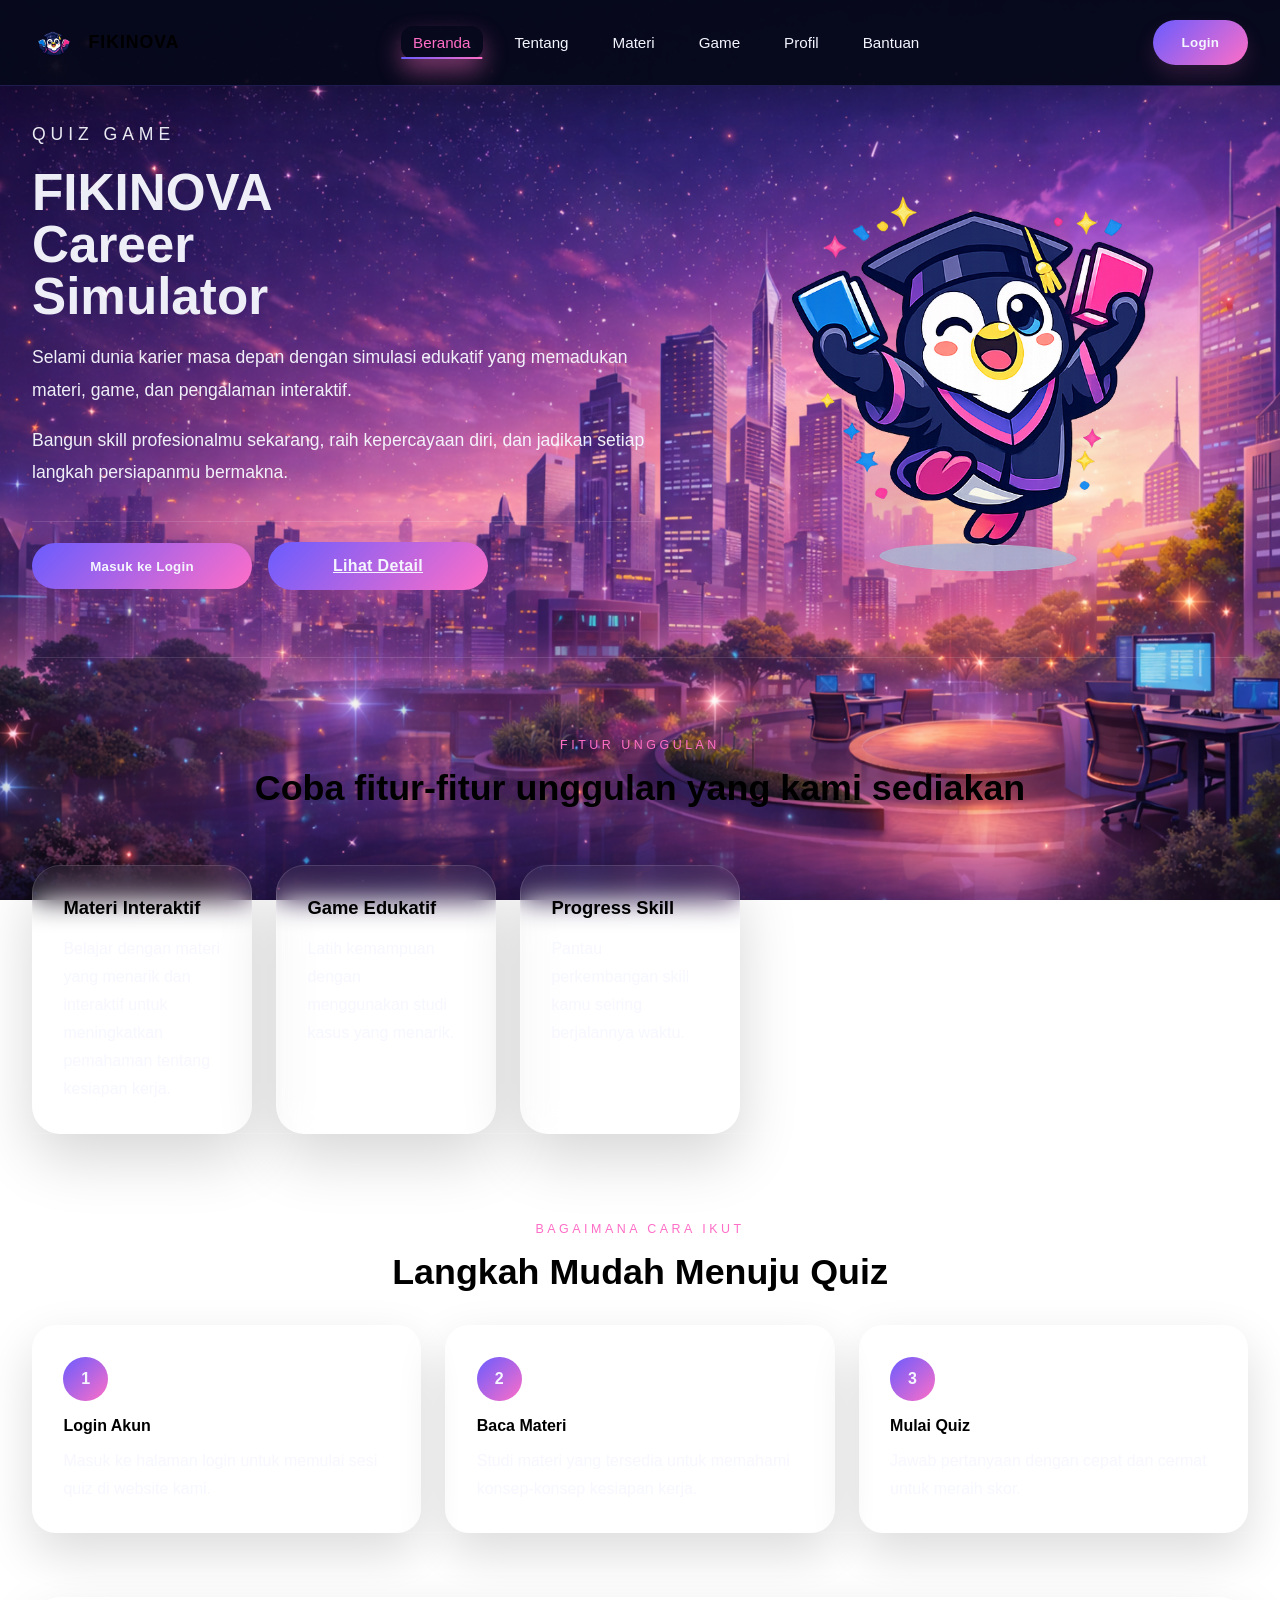
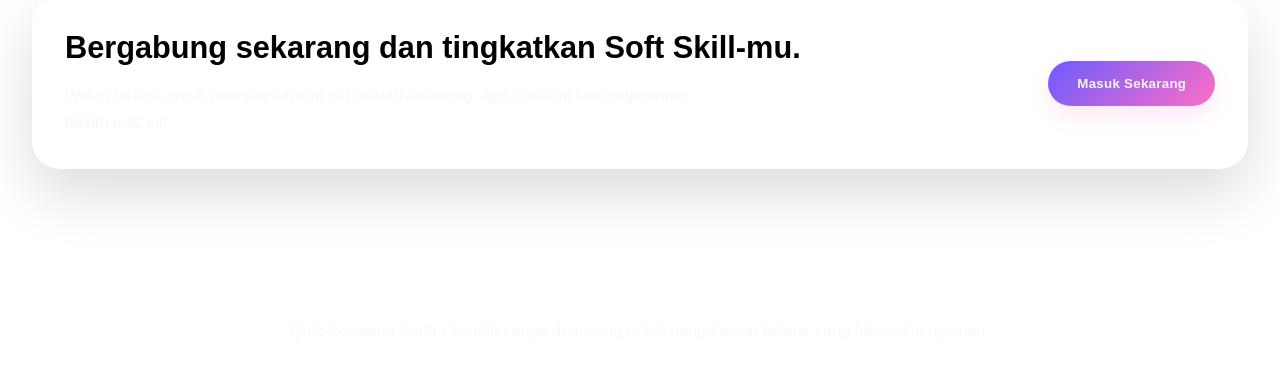
<file: index.html>
<!DOCTYPE html>
<html lang="id">

<head>
    <meta charset="UTF-8">
    <meta name="viewport" content="width=device-width, initial-scale=1.0">
    <title>Quiz Kesiapan Kerja | Landing Page</title>
    <link rel="icon" type="image/png" href="img/logo.png">
    <link rel="stylesheet" href="css/style.css">
</head>

<body>
    <header class="site-header">

        <div class="brand">
            <img src="img/logo.png" alt="FIKINOVA Logo" class="brand-logo">
            <div>
                <h1>FIKINOVA</h1>
            </div>
        </div>
        <nav class="nav">
            <ul class="menu">
                <li><a href="index.html" data-page="beranda" class="active">Beranda</a></li>
                <li><a href="pages/tentang.html" data-page="tentang">Tentang</a></li>
                <li><a href="pages/materi.html" data-page="materi">Materi</a></li>
                <li><a href="pages/game.html" data-page="game">Game</a></li>
                <li><a href="pages/profil.html" data-page="profil">Profil</a></li>
                <li><a href="pages/bantuan.html" data-page="bantuan">Bantuan</a></li>
            </ul>
        </nav>
        <div class="header-actions">
            <button id="loginButton" class="button button-primary">Login</button>
            <button class="menu-toggle" type="button" aria-label="Toggle menu" aria-expanded="false">
            <span></span>
            <span></span>
            <span></span>
        </button>
        </div>
    </header>

    <div class="menu-overlay"></div>

    <main>
        <section class="hero">
            <div class="hero-copy">
                <p class="eyebrow">Quiz Game</p>
                <h2>FIKINOVA Career Simulator</h2>
                <p>Selami dunia karier masa depan dengan simulasi edukatif yang memadukan materi, game, dan pengalaman interaktif.</p>
                <p>Bangun skill profesionalmu sekarang, raih kepercayaan diri, dan jadikan setiap langkah persiapanmu bermakna.</p>
                <div class="hero-actions">
                    <button id="heroLoginButton" class="button button-secondary">Masuk ke Login</button>
                    <a href="#detail" class="button button-tertiary">Lihat Detail</a>
                </div>
            </div>
            <div class="hero-visual">
                <img src="img/maskot.png" alt="Hero Image" class="hero-image">
                <div class="decorative-circle circle-1"></div>
                <div class="decorative-circle circle-2"></div>
            </div>
        </section>

        <section id="detail" class="feature-grid">
            <div class="section-header">
                <p class="eyebrow">Fitur Unggulan</p>
                <h2>Coba fitur-fitur unggulan yang kami sediakan</h2>
            </div>
            <div class="steps">
                <article class="feature-card">
                    <h3>Materi Interaktif</h3>
                    <p>Belajar dengan materi yang menarik dan interaktif untuk meningkatkan pemahaman tentang kesiapan kerja.</p>
                </article>
                <article class="feature-card">
                    <h3>Game Edukatif</h3>
                    <p>Latih kemampuan dengan menggunakan studi kasus yang menarik.</p>
                </article>
                <article class="feature-card">
                    <h3>Progress Skill</h3>
                    <p>Pantau perkembangan skill kamu seiring berjalannya waktu.</p>
                </article>
            </div>
        </section>

        <section class="how-it-works">
            <div class="section-header">
                <p class="eyebrow">Bagaimana Cara Ikut</p>
                <h2>Langkah Mudah Menuju Quiz</h2>
            </div>
            <div class="steps">
                <div class="step">
                    <span>1</span>
                    <h4>Login Akun</h4>
                    <p>Masuk ke halaman login untuk memulai sesi quiz di website kami.</p>
                </div>
                <div class="step">
                    <span>2</span>
                    <h4>Baca Materi</h4>
                    <p>Studi materi yang tersedia untuk memahami konsep-konsep kesiapan kerja.</p>
                </div>
                <div class="step">
                    <span>3</span>
                    <h4>Mulai Quiz</h4>
                    <p>Jawab pertanyaan dengan cepat dan cermat untuk meraih skor.</p>
                </div>
            </div>
        </section>

        <section class="cta-banner">
            <div>
                <h2>Bergabung sekarang dan tingkatkan Soft Skill-mu.</h2>
                <p>Waktu terbaik untuk mempersiapkan diri adalah sekarang. Ayo buktikan kemampuanmu dalam quiz ini!</p>
            </div>
            <button id="ctaLoginButton" class="button button-primary">Masuk Sekarang</button>
        </section>
    </main>

    <footer class="site-footer">
        <p>Quiz Kesiapan Kerja • Landing page dirancang untuk pengalaman belajar yang fokus dan nyaman.</p>
    </footer>

    <script src="js/main.js"></script>
</body>

</html>
</file>
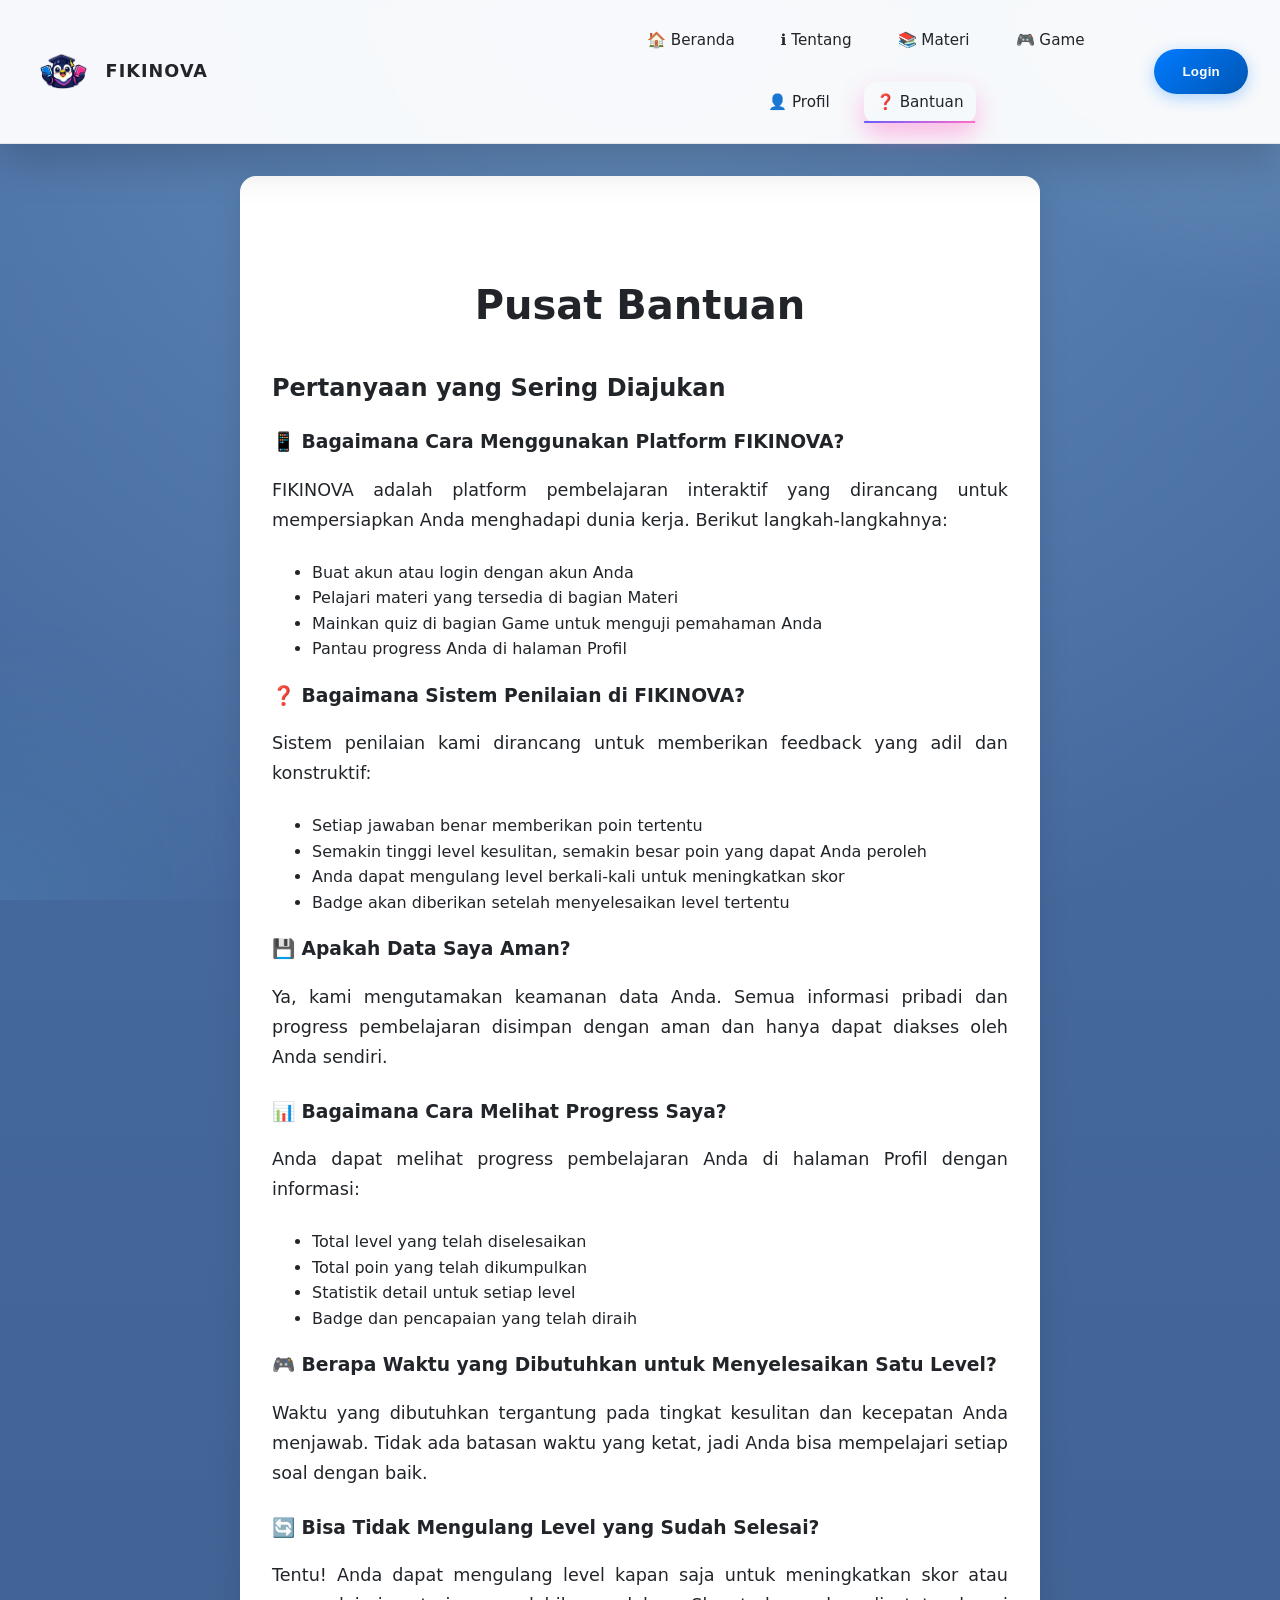
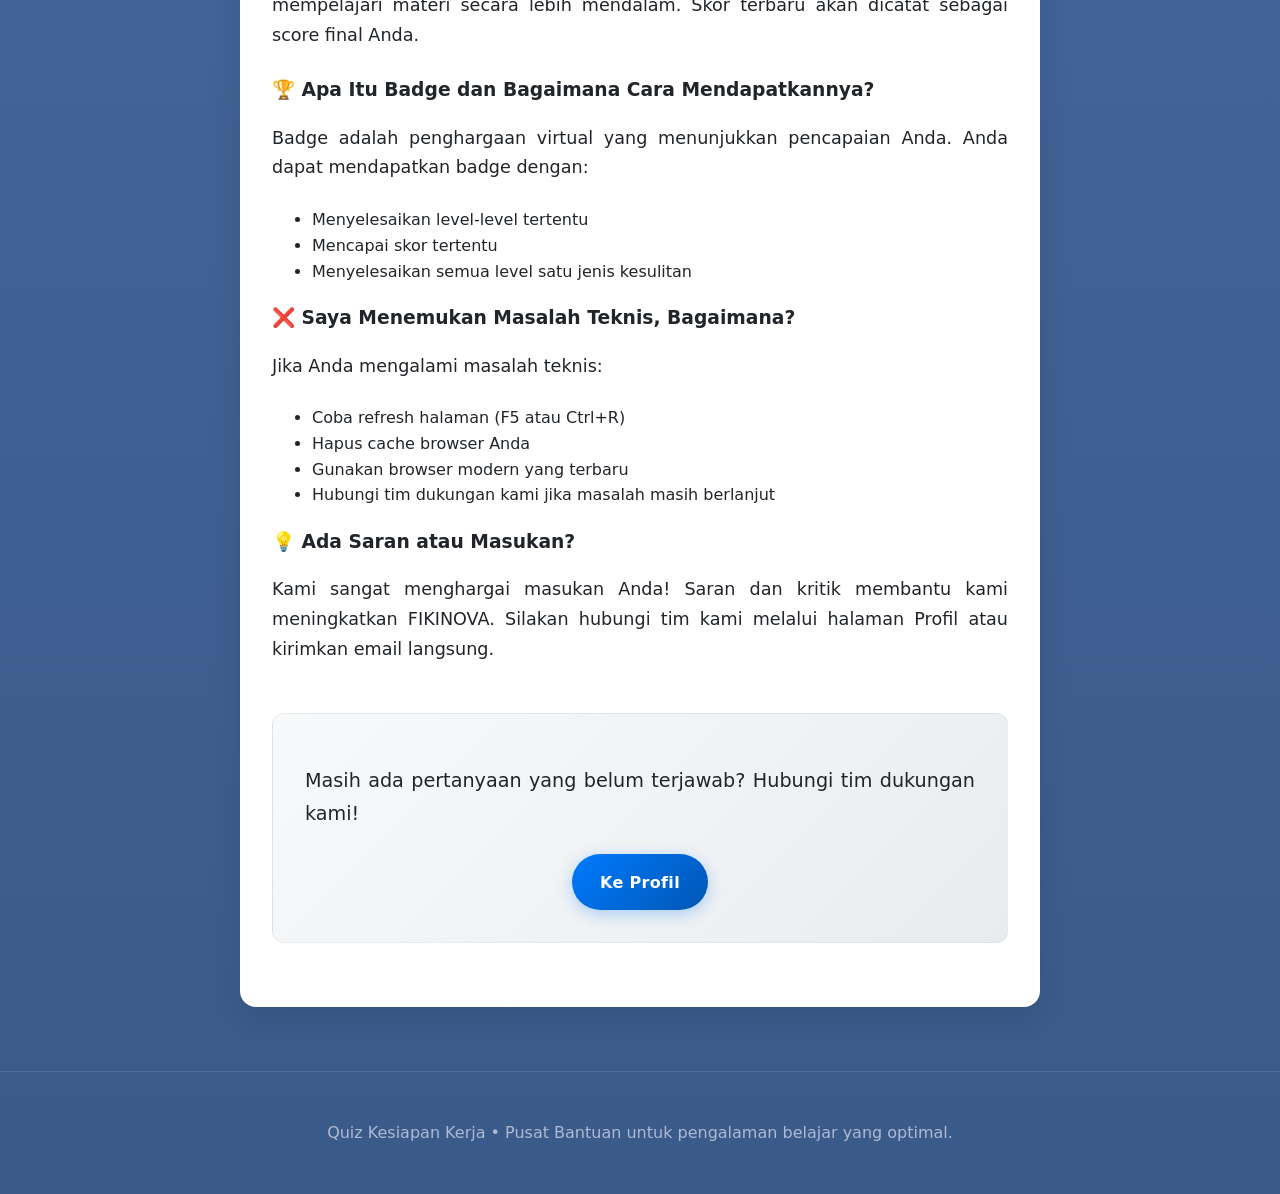
<file: pages/bantuan.html>
<!DOCTYPE html>
<html lang="id">

<head>
    <meta charset="UTF-8">
    <meta name="viewport" content="width=device-width, initial-scale=1.0">
    <title>Bantuan - Quiz Kesiapan Kerja</title>
    <link rel="icon" type="image/png" href="../img/logo.png">
    <link rel="stylesheet" href="../css/style.css">
    <link rel="stylesheet" href="../css/tentang.css">
</head>

<body>
    <header class="site-header">
        <div class="brand">
            <img src="../img/logo.png" alt="FIKINOVA Logo" class="brand-logo">
            <div>
                <h1>FIKINOVA</h1>
            </div>
        </div>
        <nav class="nav">
            <ul class="menu">
                <li><a href="../index.html" data-page="beranda"><span class="menu-icon">🏠</span> Beranda</a></li>
                <li><a href="tentang.html" data-page="tentang"><span class="menu-icon">ℹ️</span> Tentang</a></li>
                <li><a href="materi.html" data-page="materi"><span class="menu-icon">📚</span> Materi</a></li>
                <li><a href="game.html" data-page="game"><span class="menu-icon">🎮</span> Game</a></li>
                <li><a href="profil.html" data-page="profil"><span class="menu-icon">👤</span> Profil</a></li>
                <li><a href="bantuan.html" data-page="bantuan" class="active"><span class="menu-icon">❓</span> Bantuan</a></li>
            </ul>
        </nav>
        <button id="loginButton" class="button button-primary">Login</button>
        <button class="menu-toggle" type="button" aria-label="Toggle menu" aria-expanded="false">
            &#9776;
        </button>
    </header>

    <div class="menu-overlay"></div>

    <main>
        <section class="about-section">
            <div class="container">
                <h1>Pusat Bantuan</h1>
                <div class="about-content">
                    <h2>Pertanyaan yang Sering Diajukan</h2>

                    <h3>📱 Bagaimana Cara Menggunakan Platform FIKINOVA?</h3>
                    <p>FIKINOVA adalah platform pembelajaran interaktif yang dirancang untuk mempersiapkan Anda menghadapi dunia kerja. Berikut langkah-langkahnya:</p>
                    <ul>
                        <li>Buat akun atau login dengan akun Anda</li>
                        <li>Pelajari materi yang tersedia di bagian Materi</li>
                        <li>Mainkan quiz di bagian Game untuk menguji pemahaman Anda</li>
                        <li>Pantau progress Anda di halaman Profil</li>
                    </ul>

                    <h3>❓ Bagaimana Sistem Penilaian di FIKINOVA?</h3>
                    <p>Sistem penilaian kami dirancang untuk memberikan feedback yang adil dan konstruktif:</p>
                    <ul>
                        <li>Setiap jawaban benar memberikan poin tertentu</li>
                        <li>Semakin tinggi level kesulitan, semakin besar poin yang dapat Anda peroleh</li>
                        <li>Anda dapat mengulang level berkali-kali untuk meningkatkan skor</li>
                        <li>Badge akan diberikan setelah menyelesaikan level tertentu</li>
                    </ul>

                    <h3>💾 Apakah Data Saya Aman?</h3>
                    <p>Ya, kami mengutamakan keamanan data Anda. Semua informasi pribadi dan progress pembelajaran disimpan dengan aman dan hanya dapat diakses oleh Anda sendiri.</p>

                    <h3>📊 Bagaimana Cara Melihat Progress Saya?</h3>
                    <p>Anda dapat melihat progress pembelajaran Anda di halaman Profil dengan informasi:</p>
                    <ul>
                        <li>Total level yang telah diselesaikan</li>
                        <li>Total poin yang telah dikumpulkan</li>
                        <li>Statistik detail untuk setiap level</li>
                        <li>Badge dan pencapaian yang telah diraih</li>
                    </ul>

                    <h3>🎮 Berapa Waktu yang Dibutuhkan untuk Menyelesaikan Satu Level?</h3>
                    <p>Waktu yang dibutuhkan tergantung pada tingkat kesulitan dan kecepatan Anda menjawab. Tidak ada batasan waktu yang ketat, jadi Anda bisa mempelajari setiap soal dengan baik.</p>

                    <h3>🔄 Bisa Tidak Mengulang Level yang Sudah Selesai?</h3>
                    <p>Tentu! Anda dapat mengulang level kapan saja untuk meningkatkan skor atau mempelajari materi secara lebih mendalam. Skor terbaru akan dicatat sebagai score final Anda.</p>

                    <h3>🏆 Apa Itu Badge dan Bagaimana Cara Mendapatkannya?</h3>
                    <p>Badge adalah penghargaan virtual yang menunjukkan pencapaian Anda. Anda dapat mendapatkan badge dengan:</p>
                    <ul>
                        <li>Menyelesaikan level-level tertentu</li>
                        <li>Mencapai skor tertentu</li>
                        <li>Menyelesaikan semua level satu jenis kesulitan</li>
                    </ul>

                    <h3>❌ Saya Menemukan Masalah Teknis, Bagaimana?</h3>
                    <p>Jika Anda mengalami masalah teknis:</p>
                    <ul>
                        <li>Coba refresh halaman (F5 atau Ctrl+R)</li>
                        <li>Hapus cache browser Anda</li>
                        <li>Gunakan browser modern yang terbaru</li>
                        <li>Hubungi tim dukungan kami jika masalah masih berlanjut</li>
                    </ul>

                    <h3>💡 Ada Saran atau Masukan?</h3>
                    <p>Kami sangat menghargai masukan Anda! Saran dan kritik membantu kami meningkatkan FIKINOVA. Silakan hubungi tim kami melalui halaman Profil atau kirimkan email langsung.</p>

                    <div class="cta-section">
                        <p>Masih ada pertanyaan yang belum terjawab? Hubungi tim dukungan kami!</p>
                        <a href="profil.html" class="button button-primary">Ke Profil</a>
                    </div>
                </div>
            </div>
        </section>
    </main>

    <footer class="site-footer">
        <p>Quiz Kesiapan Kerja • Pusat Bantuan untuk pengalaman belajar yang optimal.</p>
    </footer>

    <script src="../js/main.js"></script>
</body>

</html>
</file>
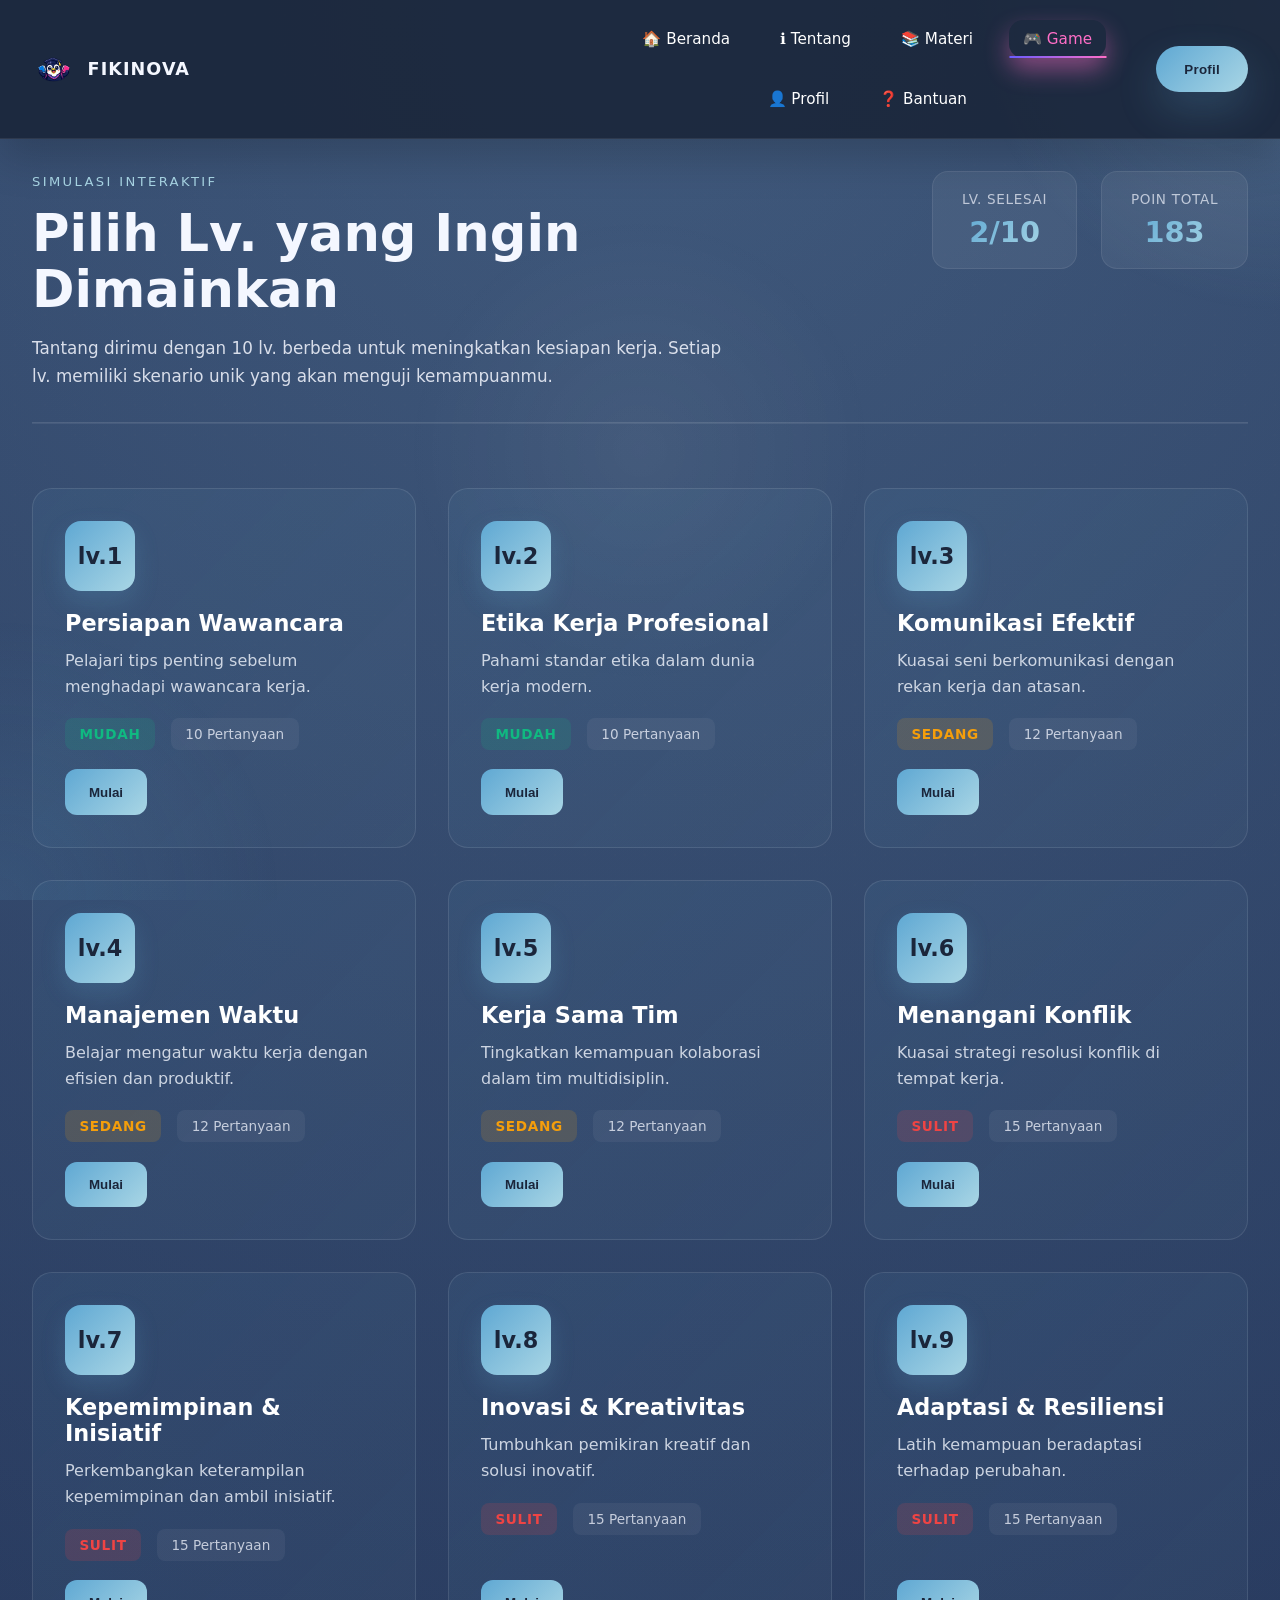
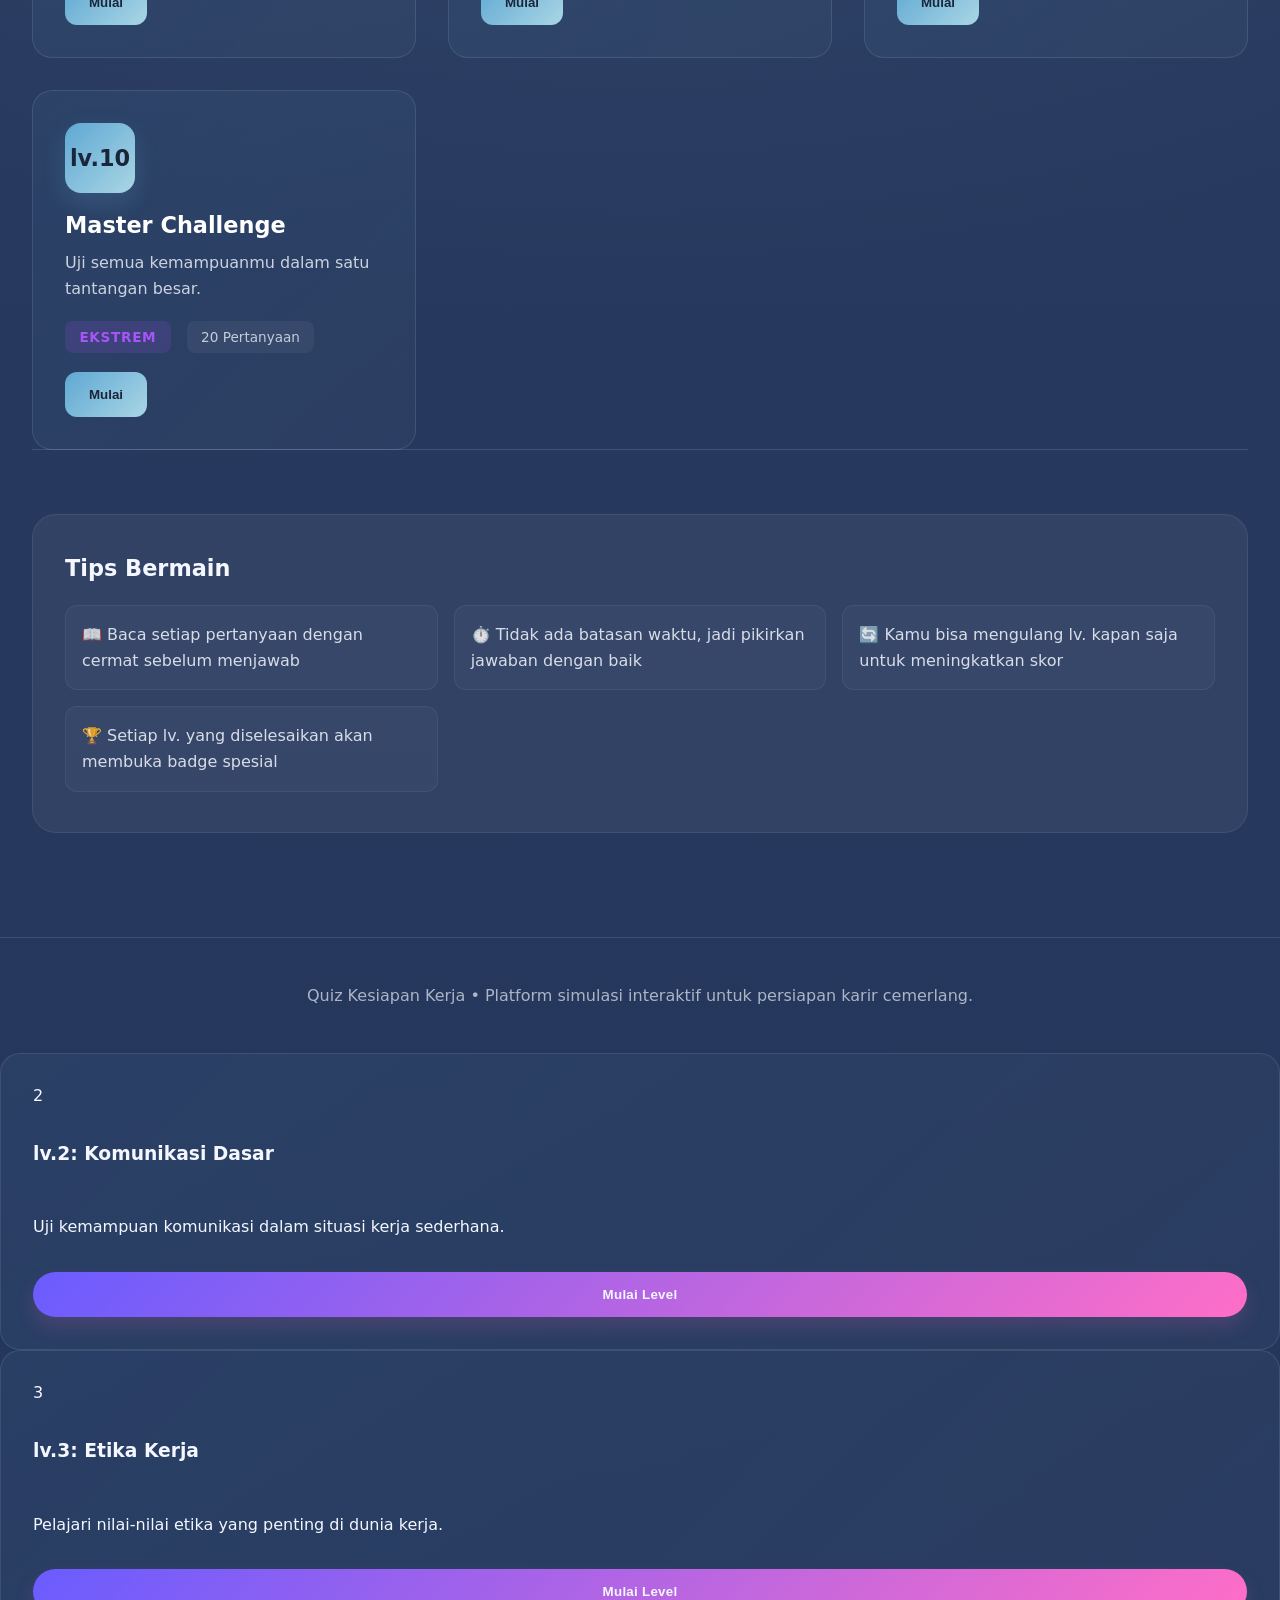
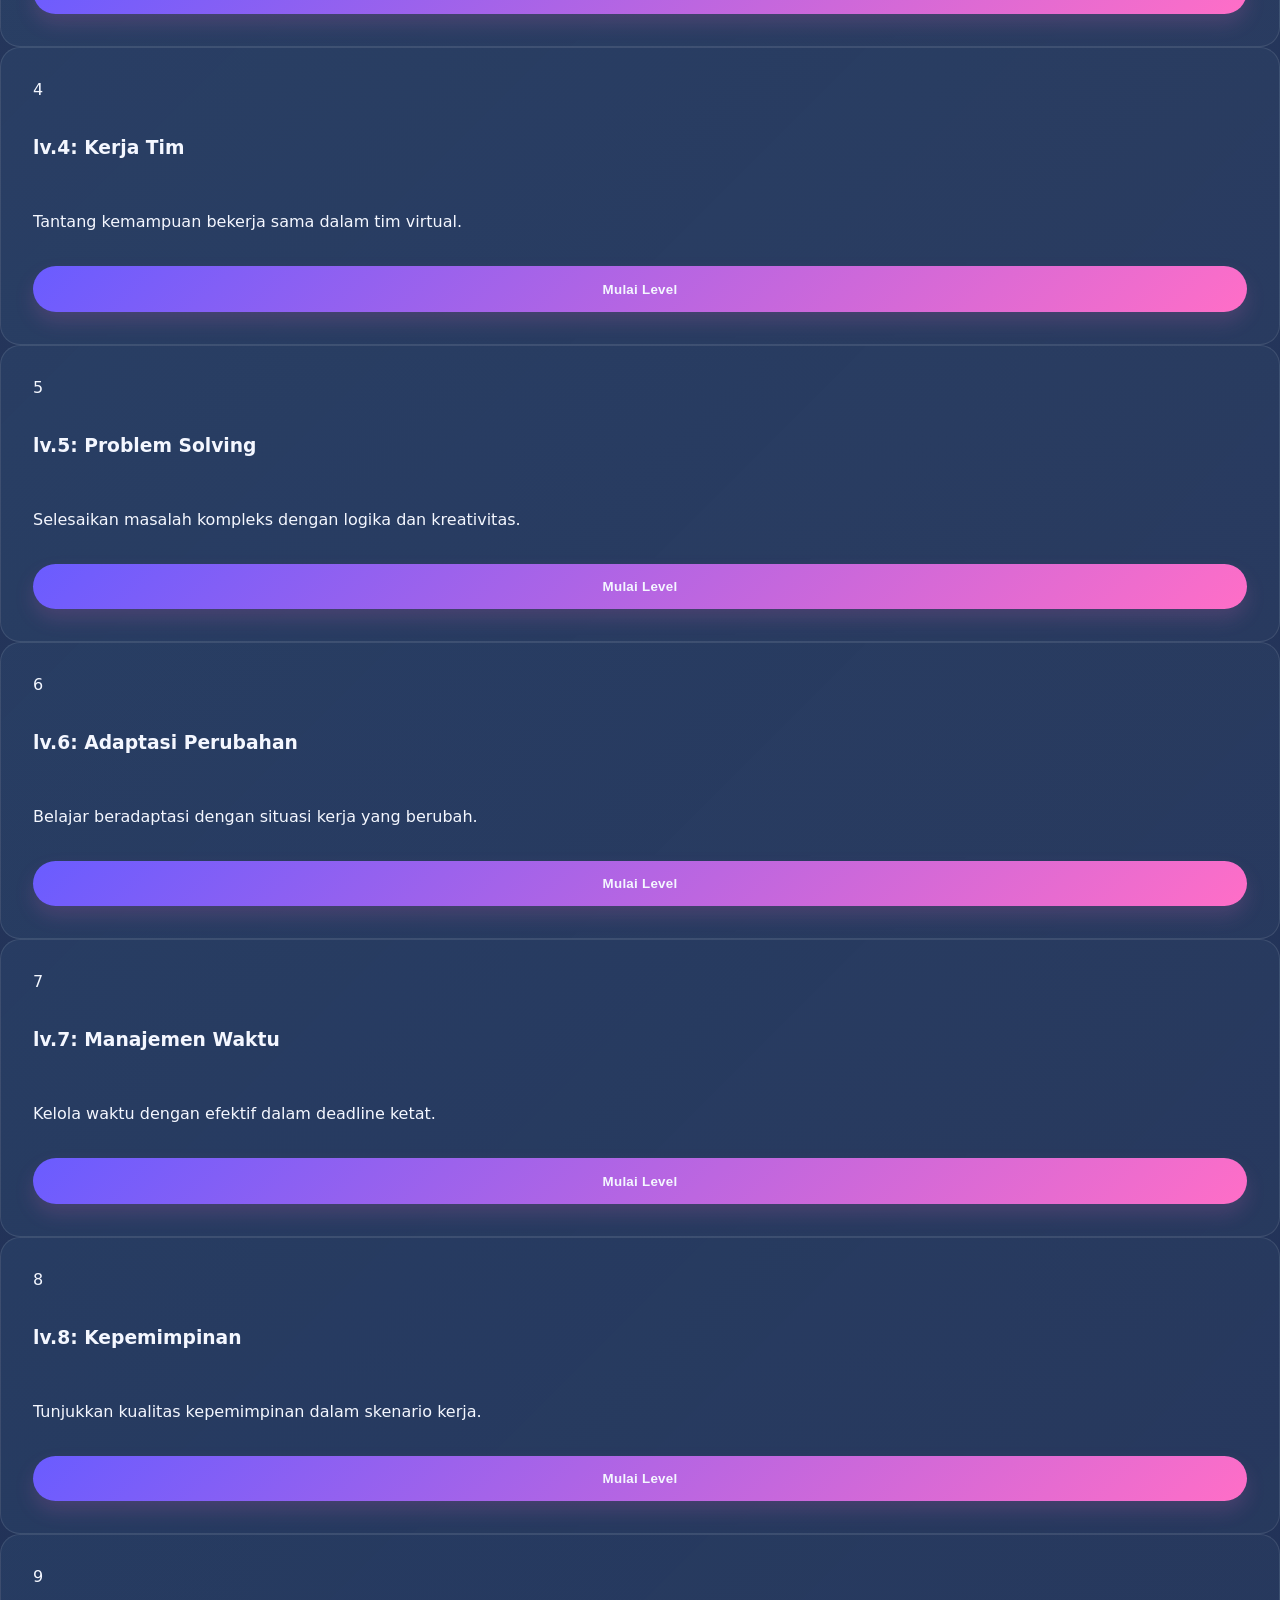
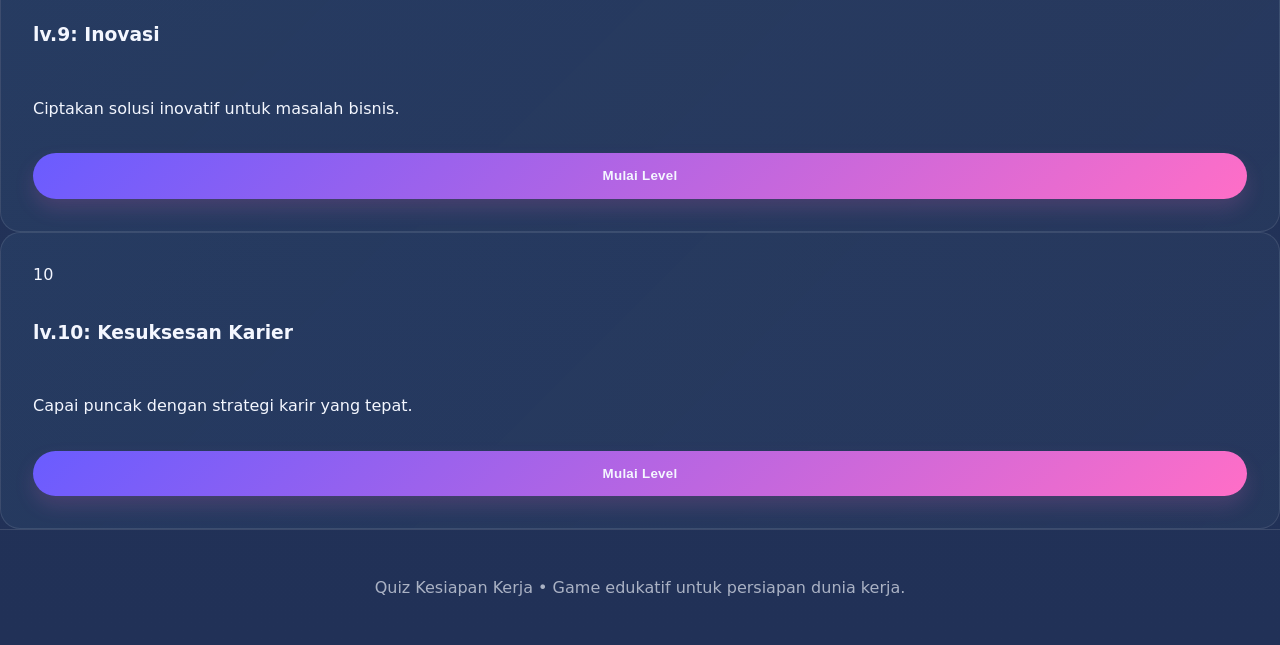
<file: pages/game.html>
<!DOCTYPE html>
<html lang="id">

<head>
    <meta charset="UTF-8">
    <meta name="viewport" content="width=device-width, initial-scale=1.0">
    <title>Game - Quiz Kesiapan Kerja</title>
    <link rel="icon" type="image/png" href="../img/logo.png">
    <link rel="stylesheet" href="../css/style.css">
    <link rel="stylesheet" href="../css/game.css">
</head>

<body>
    <header class="site-header">
        <div class="brand">
            <img src="../img/logo.png" alt="FIKINOVA Logo" class="brand-logo">
            <div>
                <h1>FIKINOVA</h1>
            </div>
        </div>
        <nav class="nav">
            <ul class="menu">
                <li><a href="../index.html" data-page="beranda"><span class="menu-icon">🏠</span> Beranda</a></li>
                <li><a href="tentang.html" data-page="tentang"><span class="menu-icon">ℹ️</span> Tentang</a></li>
                <li><a href="materi.html" data-page="materi"><span class="menu-icon">📚</span> Materi</a></li>
                <li><a href="game.html" data-page="game" class="active"><span class="menu-icon">🎮</span> Game</a></li>
                <li><a href="profil.html" data-page="profil"><span class="menu-icon">👤</span> Profil</a></li>
                <li><a href="bantuan.html" data-page="bantuan"><span class="menu-icon">❓</span> Bantuan</a></li>
            </ul>
        </nav>
        <button id="profileButton" class="button button-primary">Profil</button>
        <button class="menu-toggle" type="button" aria-label="Toggle menu" aria-expanded="false">
            &#9776;
        </button>
    </header>

    <div class="menu-overlay"></div>

    <main>
        <section class="game-header">
            <div class="header-content">
                <p class="eyebrow">Simulasi Interaktif</p>
                <h2>Pilih Lv. yang Ingin Dimainkan</h2>
                <p class="subtitle">Tantang dirimu dengan 10 lv. berbeda untuk meningkatkan kesiapan kerja. Setiap lv. memiliki skenario unik yang akan menguji kemampuanmu.</p>
            </div>
            <div class="progress-info">
                <div class="progress-card">
                    <span class="label">Lv. Selesai</span>
                    <span class="value" id="completedLevels">0/10</span>
                </div>
                <div class="progress-card">
                    <span class="label">Poin Total</span>
                    <span class="value" id="totalPoints">0</span>
                </div>
            </div>
        </section>

        <section class="levels-container">
            <div class="levels-grid">
                <div class="level-card" data-level="1">
                    <div class="level-badge">lv.1</div>
                    <div class="level-content">
                        <h3>Persiapan Wawancara</h3>
                        <p>Pelajari tips penting sebelum menghadapi wawancara kerja.</p>
                        <div class="level-meta">
                            <span class="difficulty easy">Mudah</span>
                            <span class="questions">10 Pertanyaan</span>
                        </div>
                    </div>
                    <button class="play-button">Mulai</button>
                </div>

                <div class="level-card" data-level="2">
                    <div class="level-badge">lv.2</div>
                    <div class="level-content">
                        <h3>Etika Kerja Profesional</h3>
                        <p>Pahami standar etika dalam dunia kerja modern.</p>
                        <div class="level-meta">
                            <span class="difficulty easy">Mudah</span>
                            <span class="questions">10 Pertanyaan</span>
                        </div>
                    </div>
                    <button class="play-button">Mulai</button>
                </div>

                <div class="level-card" data-level="3">
                    <div class="level-badge">lv.3</div>
                    <div class="level-content">
                        <h3>Komunikasi Efektif</h3>
                        <p>Kuasai seni berkomunikasi dengan rekan kerja dan atasan.</p>
                        <div class="level-meta">
                            <span class="difficulty medium">Sedang</span>
                            <span class="questions">12 Pertanyaan</span>
                        </div>
                    </div>
                    <button class="play-button">Mulai</button>
                </div>

                <div class="level-card" data-level="4">
                    <div class="level-badge">lv.4</div>
                    <div class="level-content">
                        <h3>Manajemen Waktu</h3>
                        <p>Belajar mengatur waktu kerja dengan efisien dan produktif.</p>
                        <div class="level-meta">
                            <span class="difficulty medium">Sedang</span>
                            <span class="questions">12 Pertanyaan</span>
                        </div>
                    </div>
                    <button class="play-button">Mulai</button>
                </div>

                <div class="level-card" data-level="5">
                    <div class="level-badge">lv.5</div>
                    <div class="level-content">
                        <h3>Kerja Sama Tim</h3>
                        <p>Tingkatkan kemampuan kolaborasi dalam tim multidisiplin.</p>
                        <div class="level-meta">
                            <span class="difficulty medium">Sedang</span>
                            <span class="questions">12 Pertanyaan</span>
                        </div>
                    </div>
                    <button class="play-button">Mulai</button>
                </div>

                <div class="level-card" data-level="6">
                    <div class="level-badge">lv.6</div>
                    <div class="level-content">
                        <h3>Menangani Konflik</h3>
                        <p>Kuasai strategi resolusi konflik di tempat kerja.</p>
                        <div class="level-meta">
                            <span class="difficulty hard">Sulit</span>
                            <span class="questions">15 Pertanyaan</span>
                        </div>
                    </div>
                    <button class="play-button">Mulai</button>
                </div>

                <div class="level-card" data-level="7">
                    <div class="level-badge">lv.7</div>
                    <div class="level-content">
                        <h3>Kepemimpinan & Inisiatif</h3>
                        <p>Perkembangkan keterampilan kepemimpinan dan ambil inisiatif.</p>
                        <div class="level-meta">
                            <span class="difficulty hard">Sulit</span>
                            <span class="questions">15 Pertanyaan</span>
                        </div>
                    </div>
                    <button class="play-button">Mulai</button>
                </div>

                <div class="level-card" data-level="8">
                    <div class="level-badge">lv.8</div>
                    <div class="level-content">
                        <h3>Inovasi & Kreativitas</h3>
                        <p>Tumbuhkan pemikiran kreatif dan solusi inovatif.</p>
                        <div class="level-meta">
                            <span class="difficulty hard">Sulit</span>
                            <span class="questions">15 Pertanyaan</span>
                        </div>
                    </div>
                    <button class="play-button">Mulai</button>
                </div>

                <div class="level-card" data-level="9">
                    <div class="level-badge">lv.9</div>
                    <div class="level-content">
                        <h3>Adaptasi & Resiliensi</h3>
                        <p>Latih kemampuan beradaptasi terhadap perubahan.</p>
                        <div class="level-meta">
                            <span class="difficulty hard">Sulit</span>
                            <span class="questions">15 Pertanyaan</span>
                        </div>
                    </div>
                    <button class="play-button">Mulai</button>
                </div>

                <div class="level-card" data-level="10">
                    <div class="level-badge">lv.10</div>
                    <div class="level-content">
                        <h3>Master Challenge</h3>
                        <p>Uji semua kemampuanmu dalam satu tantangan besar.</p>
                        <div class="level-meta">
                            <span class="difficulty extreme">Ekstrem</span>
                            <span class="questions">20 Pertanyaan</span>
                        </div>
                    </div>
                    <button class="play-button">Mulai</button>
                </div>
            </div>
        </section>

        <section class="game-footer">
            <div class="footer-content">
                <h3>Tips Bermain</h3>
                <ul>
                    <li>📖 Baca setiap pertanyaan dengan cermat sebelum menjawab</li>
                    <li>⏱️ Tidak ada batasan waktu, jadi pikirkan jawaban dengan baik</li>
                    <li>🔄 Kamu bisa mengulang lv. kapan saja untuk meningkatkan skor</li>
                    <li>🏆 Setiap lv. yang diselesaikan akan membuka badge spesial</li>
                </ul>
            </div>
        </section>
    </main>

    <footer class="site-footer">
        <p>Quiz Kesiapan Kerja • Platform simulasi interaktif untuk persiapan karir cemerlang.</p>
    </footer>

    <script src="../js/game.js"></script>
</body>

</html>

<article class="level-card" data-level="2">
    <div class="level-number">2</div>
    <h3>lv.2: Komunikasi Dasar</h3>
    <p>Uji kemampuan komunikasi dalam situasi kerja sederhana.</p>
    <button class="button button-secondary start-level">Mulai Level</button>
</article>
<article class="level-card" data-level="3">
    <div class="level-number">3</div>
    <h3>lv.3: Etika Kerja</h3>
    <p>Pelajari nilai-nilai etika yang penting di dunia kerja.</p>
    <button class="button button-secondary start-level">Mulai Level</button>
</article>
<article class="level-card" data-level="4">
    <div class="level-number">4</div>
    <h3>lv.4: Kerja Tim</h3>
    <p>Tantang kemampuan bekerja sama dalam tim virtual.</p>
    <button class="button button-secondary start-level">Mulai Level</button>
</article>
<article class="level-card" data-level="5">
    <div class="level-number">5</div>
    <h3>lv.5: Problem Solving</h3>
    <p>Selesaikan masalah kompleks dengan logika dan kreativitas.</p>
    <button class="button button-secondary start-level">Mulai Level</button>
</article>
<article class="level-card" data-level="6">
    <div class="level-number">6</div>
    <h3>lv.6: Adaptasi Perubahan</h3>
    <p>Belajar beradaptasi dengan situasi kerja yang berubah.</p>
    <button class="button button-secondary start-level">Mulai Level</button>
</article>
<article class="level-card" data-level="7">
    <div class="level-number">7</div>
    <h3>lv.7: Manajemen Waktu</h3>
    <p>Kelola waktu dengan efektif dalam deadline ketat.</p>
    <button class="button button-secondary start-level">Mulai Level</button>
</article>
<article class="level-card" data-level="8">
    <div class="level-number">8</div>
    <h3>lv.8: Kepemimpinan</h3>
    <p>Tunjukkan kualitas kepemimpinan dalam skenario kerja.</p>
    <button class="button button-secondary start-level">Mulai Level</button>
</article>
<article class="level-card" data-level="9">
    <div class="level-number">9</div>
    <h3>lv.9: Inovasi</h3>
    <p>Ciptakan solusi inovatif untuk masalah bisnis.</p>
    <button class="button button-secondary start-level">Mulai Level</button>
</article>
<article class="level-card" data-level="10">
    <div class="level-number">10</div>
    <h3>lv.10: Kesuksesan Karier</h3>
    <p>Capai puncak dengan strategi karir yang tepat.</p>
    <button class="button button-secondary start-level">Mulai Level</button>
</article>
</div>
</section>
</main>

<footer class="site-footer">
    <p>Quiz Kesiapan Kerja • Game edukatif untuk persiapan dunia kerja.</p>
</footer>

<script src="../js/main.js"></script>
<script src="../js/game.js"></script>
</body>

</html>
</file>
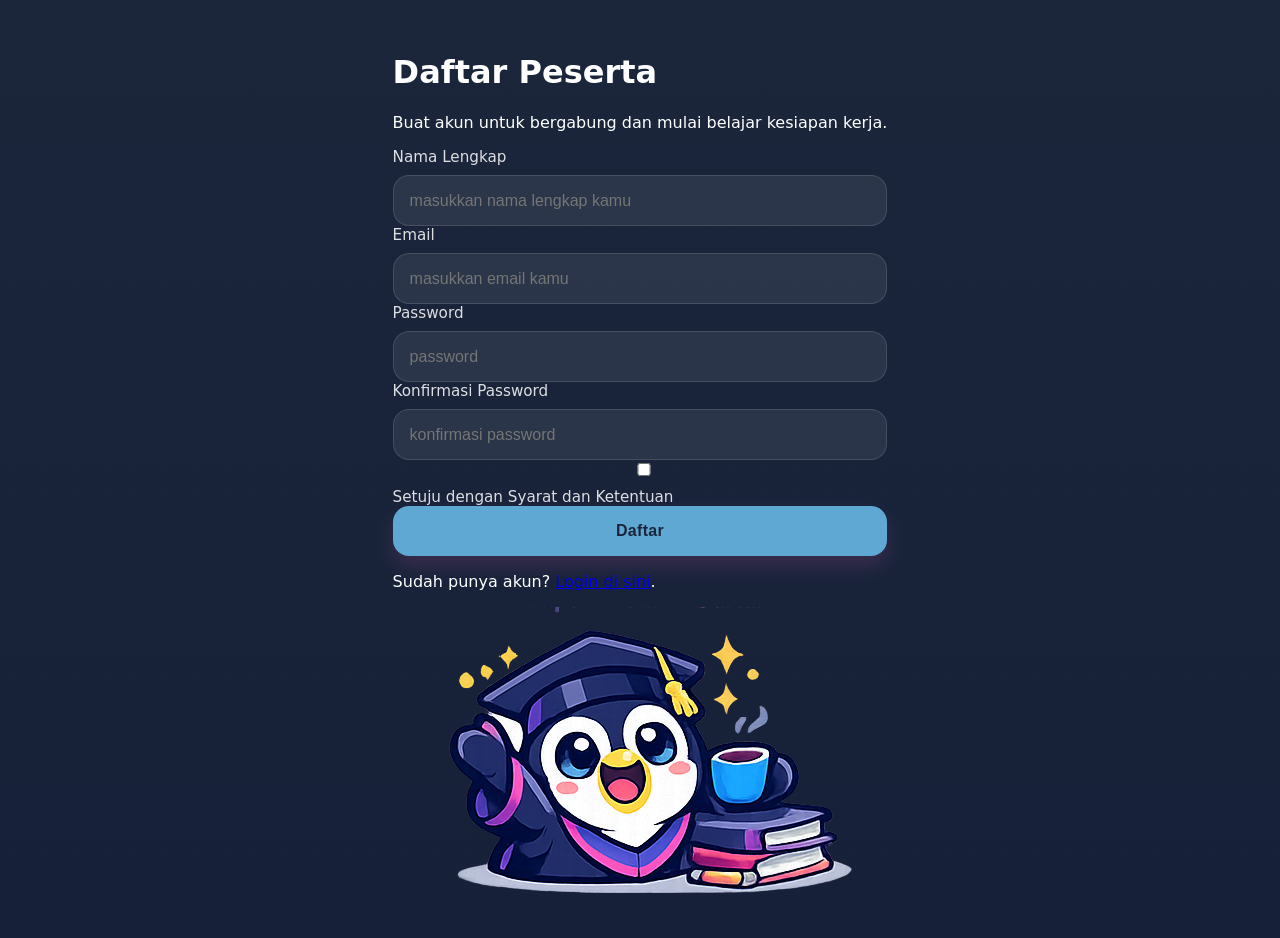
<file: pages/signup.html>
<!DOCTYPE html>
<html lang="id">
<head>
    <meta charset="UTF-8">
    <meta name="viewport" content="width=device-width, initial-scale=1.0">
    <title>Daftar - Quiz Kesiapan Kerja</title>
    <link rel="icon" type="image/png" href="../img/logo.png">
    <link rel="stylesheet" href="../css/style.css">
    <link rel="stylesheet" href="../css/signup.css">
</head>
<body>
    <div class="signup-shell">
        <div class="signup-left">
            <div class="signup-panel">
                <div class="signup-header">
                    <h1>Daftar Peserta</h1>
                    <p>Buat akun untuk bergabung dan mulai belajar kesiapan kerja.</p>
                </div>

                <form class="signup-form" onsubmit="event.preventDefault(); alert('Signup dummy: sistem akan segera terhubung');">
                <label>
                    Nama Lengkap
                    <input type="text" placeholder="masukkan nama lengkap kamu" required>
                </label>
                <label>
                    Email
                    <input type="email" placeholder="masukkan email kamu" required>
                </label>
                <label>
                    Password
                    <input type="password" placeholder="password" required>
                </label>
                <label>
                    Konfirmasi Password
                    <input type="password" placeholder="konfirmasi password" required>
                </label>
                <label>
                    <input type="checkbox" required> Setuju dengan Syarat dan Ketentuan
                </label>
                <button type="submit" class="button button-primary">Daftar</button>
                </form>

                <p class="signup-note">Sudah punya akun? <a href="login.html">Login di sini</a>.</p>
            </div>
        </div>
        <div class="signup-right">
            <img src="../img/login.png" alt="Maskot" class="maskot-image">
        </div>
    </div>
    <script src="../js/signup.js"></script>
</body>
</html>
</file>
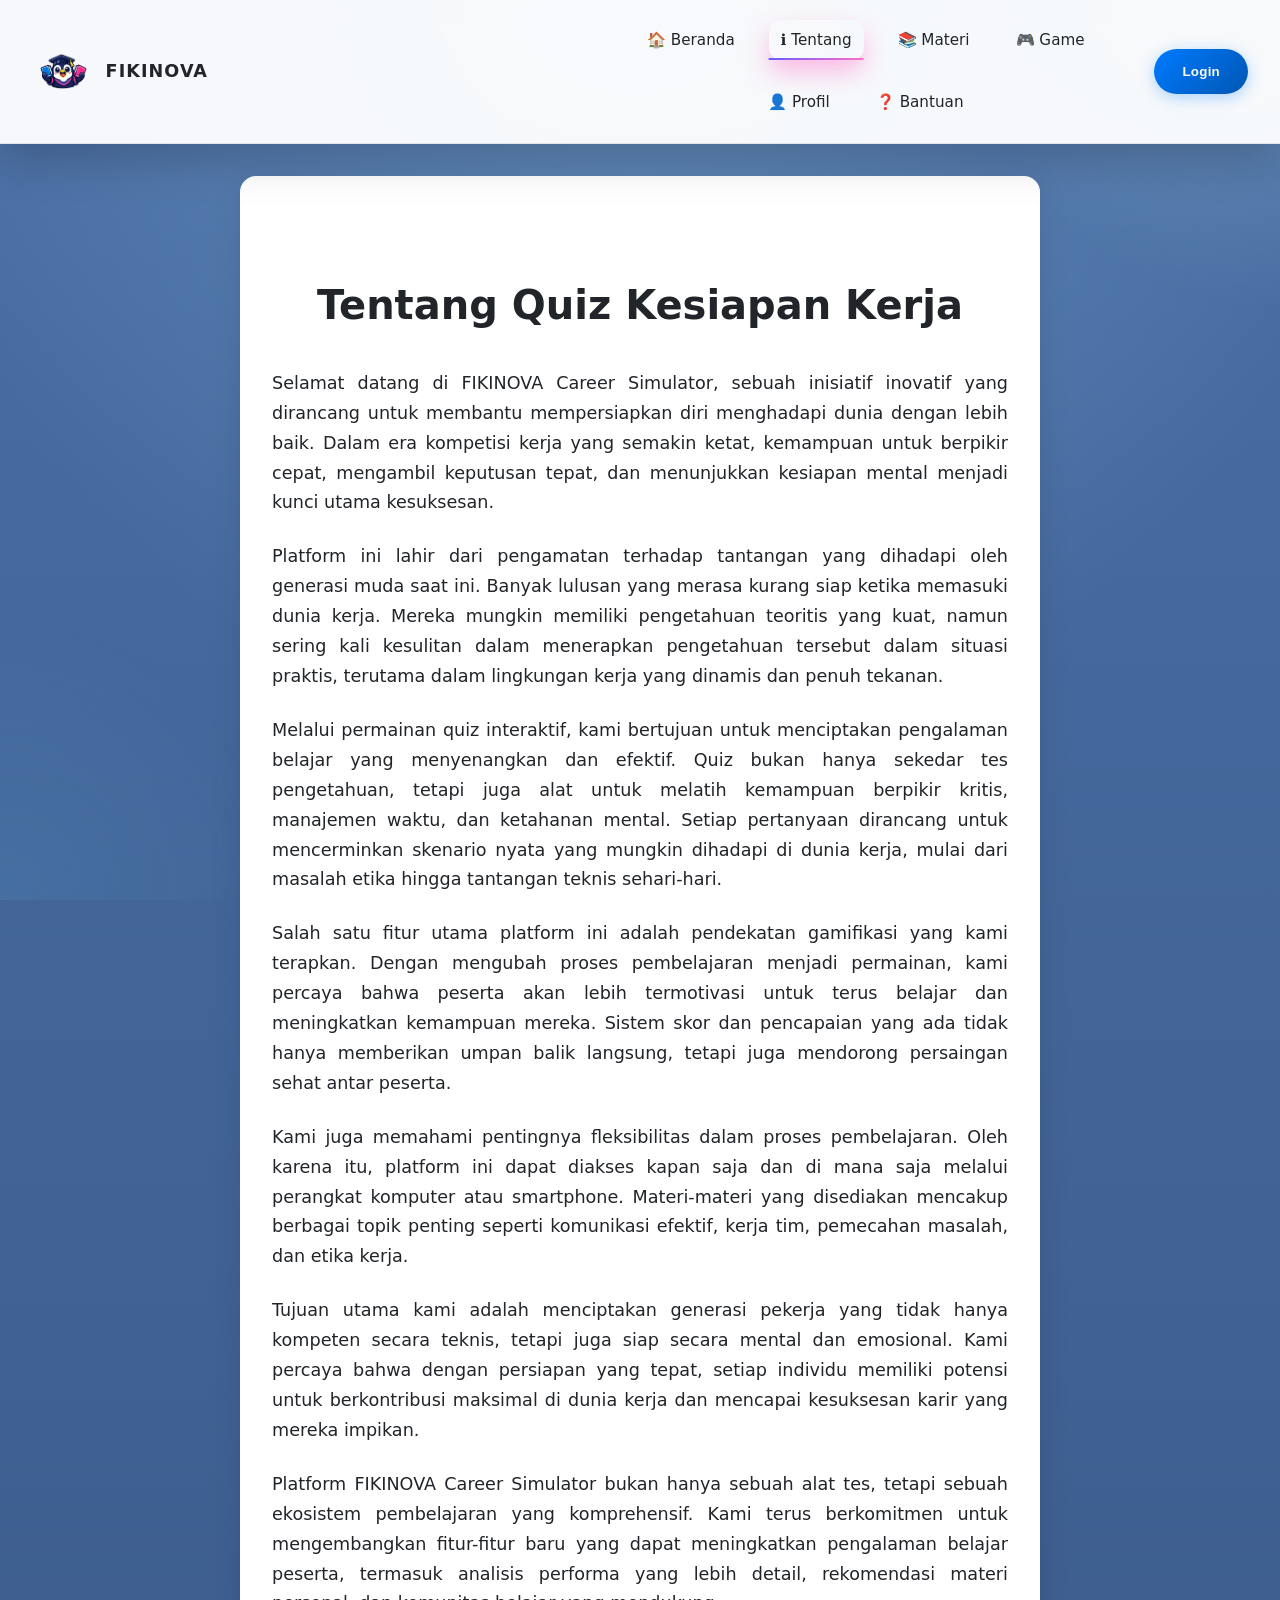
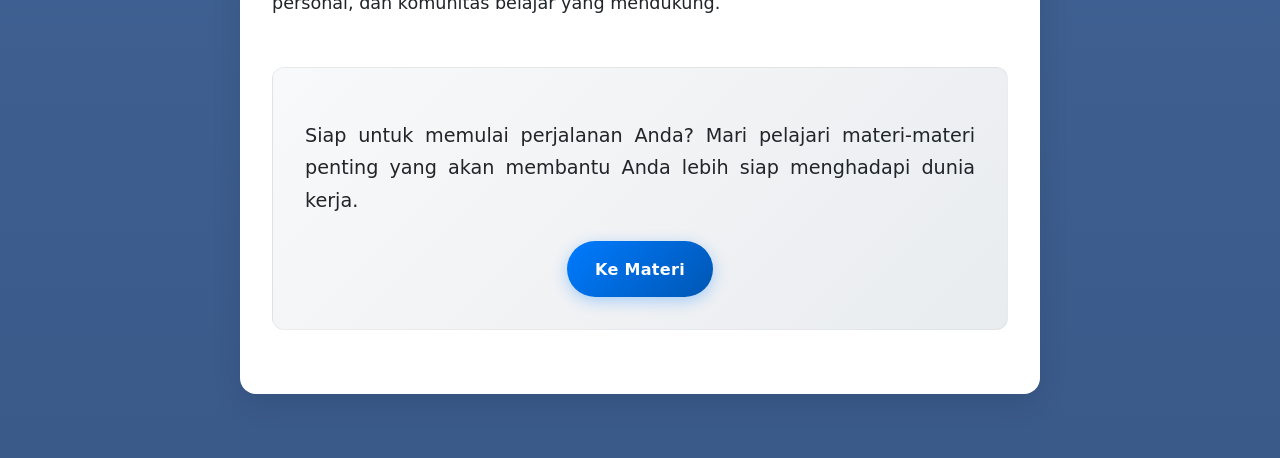
<file: pages/tentang.html>
<!DOCTYPE html>
<html lang="id">

<head>
    <meta charset="UTF-8">
    <meta name="viewport" content="width=device-width, initial-scale=1.0">
    <title>Tentang - Quiz Kesiapan Kerja</title>
    <link rel="icon" type="image/png" href="../img/logo.png">
    <link rel="stylesheet" href="../css/style.css">
    <link rel="stylesheet" href="../css/tentang.css">
</head>

<body>
    <header class="site-header">
        <div class="brand">
            <img src="../img/logo.png" alt="FIKINOVA Logo" class="brand-logo">
            <div>
                <h1>FIKINOVA</h1>
            </div>
        </div>
        <nav class="nav">
            <ul class="menu">
                <li><a href="../index.html" data-page="beranda"><span class="menu-icon">🏠</span> Beranda</a></li>
                <li><a href="tentang.html" data-page="tentang" class="active"><span class="menu-icon">ℹ️</span> Tentang</a></li>
                <li><a href="materi.html" data-page="materi"><span class="menu-icon">📚</span> Materi</a></li>
                <li><a href="game.html" data-page="game"><span class="menu-icon">🎮</span> Game</a></li>
                <li><a href="profil.html" data-page="profil"><span class="menu-icon">👤</span> Profil</a></li>
                <li><a href="bantuan.html" data-page="bantuan"><span class="menu-icon">❓</span> Bantuan</a></li>
            </ul>
        </nav>
        <button id="loginButton" class="button button-primary">Login</button>
        <button class="menu-toggle" type="button" aria-label="Toggle menu" aria-expanded="false">
            &#9776;
        </button>
    </header>

    <div class="menu-overlay"></div>

    <main>
        <section class="about-section">
            <div class="container">
                <h1>Tentang Quiz Kesiapan Kerja</h1>
                <div class="about-content">
                    <p>Selamat datang di FIKINOVA Career Simulator, sebuah inisiatif inovatif yang dirancang untuk membantu mempersiapkan diri menghadapi dunia dengan lebih baik. Dalam era kompetisi kerja yang semakin ketat, kemampuan untuk berpikir cepat,
                        mengambil keputusan tepat, dan menunjukkan kesiapan mental menjadi kunci utama kesuksesan.</p>

                    <p>Platform ini lahir dari pengamatan terhadap tantangan yang dihadapi oleh generasi muda saat ini. Banyak lulusan yang merasa kurang siap ketika memasuki dunia kerja. Mereka mungkin memiliki pengetahuan teoritis yang kuat, namun sering
                        kali kesulitan dalam menerapkan pengetahuan tersebut dalam situasi praktis, terutama dalam lingkungan kerja yang dinamis dan penuh tekanan.</p>

                    <p>Melalui permainan quiz interaktif, kami bertujuan untuk menciptakan pengalaman belajar yang menyenangkan dan efektif. Quiz bukan hanya sekedar tes pengetahuan, tetapi juga alat untuk melatih kemampuan berpikir kritis, manajemen waktu,
                        dan ketahanan mental. Setiap pertanyaan dirancang untuk mencerminkan skenario nyata yang mungkin dihadapi di dunia kerja, mulai dari masalah etika hingga tantangan teknis sehari-hari.</p>

                    <p>Salah satu fitur utama platform ini adalah pendekatan gamifikasi yang kami terapkan. Dengan mengubah proses pembelajaran menjadi permainan, kami percaya bahwa peserta akan lebih termotivasi untuk terus belajar dan meningkatkan kemampuan
                        mereka. Sistem skor dan pencapaian yang ada tidak hanya memberikan umpan balik langsung, tetapi juga mendorong persaingan sehat antar peserta.</p>

                    <p>Kami juga memahami pentingnya fleksibilitas dalam proses pembelajaran. Oleh karena itu, platform ini dapat diakses kapan saja dan di mana saja melalui perangkat komputer atau smartphone. Materi-materi yang disediakan mencakup berbagai
                        topik penting seperti komunikasi efektif, kerja tim, pemecahan masalah, dan etika kerja.</p>

                    <p>Tujuan utama kami adalah menciptakan generasi pekerja yang tidak hanya kompeten secara teknis, tetapi juga siap secara mental dan emosional. Kami percaya bahwa dengan persiapan yang tepat, setiap individu memiliki potensi untuk berkontribusi
                        maksimal di dunia kerja dan mencapai kesuksesan karir yang mereka impikan.</p>

                    <p>Platform FIKINOVA Career Simulator bukan hanya sebuah alat tes, tetapi sebuah ekosistem pembelajaran yang komprehensif. Kami terus berkomitmen untuk mengembangkan fitur-fitur baru yang dapat meningkatkan pengalaman belajar peserta,
                        termasuk analisis performa yang lebih detail, rekomendasi materi personal, dan komunitas belajar yang mendukung.</p>

                    <div class="cta-section">
                        <p>Siap untuk memulai perjalanan Anda? Mari pelajari materi-materi penting yang akan membantu Anda lebih siap menghadapi dunia kerja.</p>
                        <a href="materi.html" class="button button-primary">Ke Materi</a>
                    </div>
                </div>
            </div>
        </section>
    </main>

    <script src="../js/main.js"></script>
    <script src="../js/tentang.js"></script>
</body>

</html>
</file>
<file: css/style.css>
﻿:root {
    --bg: #0f1226;
    --navy: #0f1226;
    --indigo: #3a3a8f;
    --purple: #6a5cff;
    --pink: #ff6ec7;
    --text: #f4f5ff;
    --muted: rgba(244, 245, 255, 0.72);
    --surface: rgba(18, 22, 58, 0.72);
    --border: rgba(255, 255, 255, 0.08);
    --shadow: rgba(0, 0, 0, 0.24);
}

* {
    box-sizing: border-box;
}

html {
    scroll-behavior: smooth;
}

body {
    margin: 0;
    padding: 0;
    font-family: 'Poppins', sans-serif;
    min-height: 100vh;
    background: url('../img/background.png') no-repeat center fixed;
    background-size: cover;
}

body::after {
    content: '';
    position: fixed;
    inset: 0;
    background-image: radial-gradient(circle, rgba(255, 255, 255, 0.06) 1px, transparent 1px), radial-gradient(circle, rgba(255, 169, 102, 0.05) 1px, transparent 1px);
    background-size: 10px 10px, 30px 30px;
    opacity: 0.12;
    pointer-events: none;
}

.site-header {
    position: sticky;
    top: 0;
    z-index: 30;
    display: flex;
    align-items: center;
    justify-content: space-between;
    gap: 1rem;
    padding: 1.25rem 2rem;
    background: rgba(7, 9, 27, 0.96);
    border-bottom: 1px solid rgba(106, 92, 255, 0.24);
    box-shadow: 0 18px 40px rgba(0, 0, 0, 0.18);
}

.header-actions {
    display: flex;
    align-items: center;
    gap: 1rem;
}

.brand {
    display: flex;
    align-items: center;
    gap: 0.9rem;
}

.brand-logo {
    width: 42px;
    height: 42px;
    object-fit: cover;
    border-radius: 12px;
}

.brand h1 {
    margin: 0;
    font-size: 1.1rem;
    letter-spacing: 0.06em;
}

.nav {
    flex: 1;
    display: flex;
    justify-content: center;
}

.menu {
    display: flex;
    gap: 1.25rem;
    list-style: none;
    margin: 0;
    padding: 0;
    align-items: center;
    transition: transform 0.3s ease;
}

.menu a {
    padding: 8px 12px;
    border-radius: 12px;
    display: block;
    text-decoration: none;
    color: var(--text);
    font-weight: 500;
    transition: all 0.3s ease;
    position: relative;
    white-space: nowrap;
    font-size: 0.95rem;
}

.menu a::after {
    content: '';
    position: absolute;
    bottom: 0;
    left: 50%;
    width: 0;
    height: 2px;
    background: linear-gradient(90deg, var(--purple), var(--pink));
    transition: all 0.3s ease;
    transform: translateX(-50%);
}

.menu a:hover::after,
.menu a.active::after {
    width: 100%;
}

.menu a:hover,
.menu a.active {
    color: var(--pink);
    box-shadow: 0 12px 25px rgba(255, 110, 199, 0.45);
}

.menu a:active {
    box-shadow: 0 8px 20px rgba(255, 110, 199, 0.6);
    transform: translateY(0);
}

.menu-toggle {
    display: none;
    border: none;
    background: transparent;
    cursor: pointer;
    padding: 0.45rem;
    align-items: center;
    justify-content: center;
    flex-direction: column;
    gap: 5px;
    border-radius: 12px;
    transition: all 0.3s ease;
}

.menu-toggle:hover {
    background: rgba(255, 255, 255, 0.08);
}

.menu-toggle:active {
    box-shadow: 0 12px 25px rgba(255, 110, 199, 0.45);
    transform: translateY(0);
}

.menu-toggle span {
    display: block;
    width: 24px;
    height: 2.5px;
    background: var(--text);
    border-radius: 999px;
    transition: all 0.3s ease;
}

.menu-toggle.open span:nth-child(1) {
    transform: rotate(45deg) translate(6px, 6px);
}

.menu-toggle.open span:nth-child(2) {
    opacity: 0;
}

.menu-toggle.open span:nth-child(3) {
    transform: rotate(-45deg) translate(6px, -6px);
}

.button {
    border: none;
    border-radius: 999px;
    font-weight: 700;
    letter-spacing: 0.02em;
    cursor: pointer;
    transition: transform 0.2s ease, box-shadow 0.2s ease, background-color 0.2s ease;
}

.button:hover {
    transform: translateY(-1px);
}

.button-primary {
    display: inline-flex;
    align-items: center;
    justify-content: center;
    background: linear-gradient(135deg, var(--purple), var(--pink));
    color: var(--text);
    padding: 0.95rem 1.8rem;
    box-shadow: 0 10px 20px rgba(255, 110, 199, 0.15);
}

.button-primary:hover {
    background: linear-gradient(135deg, var(--purple), var(--pink));
    box-shadow: 0 22px 25px rgba(255, 110, 199, 0.18);
}

.button-primary:active {
    background: linear-gradient(135deg, var(--purple), var(--pink));
    color: var(--text);
    box-shadow: 0 6px 12px rgba(255, 110, 199, 0.22);
    transform: translateY(0);
}

.button-secondary,
.button-tertiary {
    display: inline-flex;
    align-items: center;
    justify-content: center;
    background: linear-gradient(135deg, var(--purple), var(--pink));
    color: var(--text);
    padding: 0.95rem 1.8rem;
    box-shadow: 0 10px 20px rgba(255, 110, 199, 0.15);
    border: none;
}

.button-secondary:hover,
.button-tertiary:hover {
    background: linear-gradient(135deg, var(--purple), var(--pink));
    box-shadow: 0 12px 25px rgba(255, 110, 199, 0.18);
}

.button-secondary:active,
.button-tertiary:active {
    background: linear-gradient(135deg, var(--purple), var(--pink));
    color: var(--text);
    box-shadow: 0 6px 12px rgba(255, 110, 199, 0.22);
    transform: translateY(0);
}

main {
    margin: 0 auto;
    padding: 2rem 2rem 4rem;
}

main>section {
    position: relative;
    margin-bottom: 2.5rem;
}

main>section:not(:last-child)::after {
    content: '';
    position: absolute;
    left: 0;
    right: 0;
    bottom: 0;
    height: 1px;
    background: rgba(255, 255, 255, 0.12);
}

.hero {
    display: grid;
    grid-template-columns: 1.2fr 0.8fr;
    position: relative;
    overflow: hidden;
}

.hero-copy {
    max-width: 620px;
    position: relative;
    z-index: 5;
}

.eyebrow {
    margin: 0 0 1rem 0;
    color: var(--pink);
    text-transform: uppercase;
    letter-spacing: 0.28em;
    font-size: 0.78rem;
}

.hero h2 {
    margin: 0;
    font-size: clamp(3.2rem, 4vw, 4.6rem);
    line-height: 1.02;
    max-width: 12ch;
    color: rgba(248, 250, 255, 0.95);
}

.hero p {
    color: rgba(248, 250, 255, 0.95);
    font-size: 1.1rem;
    line-height: 1.85;
}

.hero-actions {
    display: flex;
    flex-wrap: wrap;
    gap: 1rem;
    margin-top: 2rem;
    align-items: center;
    padding-top: 1.25rem;
    border-top: 1px solid rgba(255, 255, 255, 0.12);
}

.hero-actions .button {
    min-width: 170px;
    width: 220px;
}

.button:hover {
    transform: translateY(-2px) scale(1.01);
}

.button-primary,
.button-secondary,
.button-tertiary {
    transition: transform 0.2s ease, box-shadow 0.2s ease, background-color 0.2s ease, border 0.2s ease;
}

.hero-visual {
    display: grid;
    place-items: center;
    position: relative;
    overflow: visible;
    min-height: 540px;
    z-index: 5;
}

.hero-visual::before,
.hero-visual::after {
    content: '';
    position: absolute;
    border-radius: 50%;
    pointer-events: none;
}

.hero-visual::before {
    width: 340px;
    height: 340px;
    right: -10px;
    top: 6%;
    background: radial-gradient(circle, rgba(116, 83, 255, 0.24), transparent 56%);
    filter: blur(32px);
}

.hero-visual::after {
    width: 280px;
    height: 280px;
    left: 6%;
    bottom: 4%;
    background: radial-gradient(circle, rgba(255, 120, 82, 0.18), transparent 52%);
    filter: blur(30px);
}

.decorative-circle {
    position: absolute;
    border-radius: 50%;
    background: rgba(139, 92, 246, 0.18);
    pointer-events: none;
    filter: blur(2px);
}

.circle-1 {
    width: 140px;
    height: 140px;
    top: 8%;
    right: 8%;
}

.circle-2 {
    width: 100px;
    height: 100px;
    bottom: 18%;
    left: 12%;
}

.hero-image {
    width: 100%;
    height: auto;
    position: absolute;
    z-index: 1;
}

.hero-copy {
    max-width: 620px;
    position: relative;
    z-index: 1;
}

.hero-copy::before {
    content: '';
    position: absolute;
    right: -40px;
    top: 30px;
    width: 140px;
    height: 140px;
    background: radial-gradient(circle, rgba(255, 255, 255, 0.08), transparent 55%);
    filter: blur(24px);
    pointer-events: none;
}

.hero-sky {
    position: absolute;
    top: 0;
    left: 0;
    width: 100%;
    height: 60%;
    background: linear-gradient(180deg, #2a1b3d 0%, #3a2a5c 30%, #4a3a7c 60%, #ff6b35 90%, #ff4500 100%);
    z-index: 0;
}

.hero-sky::before {
    content: '';
    position: absolute;
    top: 20%;
    left: 10%;
    width: 200px;
    height: 80px;
    background: radial-gradient(ellipse, rgba(255, 182, 193, 0.3), transparent 70%);
    filter: blur(20px);
    border-radius: 50%;
}

.hero-sky::after {
    content: '';
    position: absolute;
    top: 35%;
    right: 15%;
    width: 150px;
    height: 60px;
    background: radial-gradient(ellipse, rgba(255, 192, 203, 0.25), transparent 70%);
    filter: blur(18px);
    border-radius: 50%;
}

.hero-sky .sky-particles {
    position: absolute;
    top: 0;
    left: 0;
    width: 100%;
    height: 100%;
    background-image: radial-gradient(circle, rgba(255, 165, 0, 0.4) 1px, transparent 1px), radial-gradient(circle, rgba(0, 191, 255, 0.3) 1px, transparent 1px), radial-gradient(circle, rgba(255, 20, 147, 0.5) 1px, transparent 1px);
    background-size: 20px 20px, 30px 30px, 15px 15px;
    background-position: 0 0, 10px 10px, 5px 5px;
    opacity: 0.6;
}

.hero-stars {
    position: absolute;
    top: 0;
    left: 0;
    width: 100%;
    height: 60%;
    background-image: radial-gradient(2px 2px at 20px 30px, rgba(255, 255, 255, 0.8), transparent), radial-gradient(1px 1px at 40px 70px, rgba(255, 255, 255, 0.6), transparent), radial-gradient(1.5px 1.5px at 90px 50px, rgba(255, 255, 255, 0.7), transparent), radial-gradient(1px 1px at 120px 80px, rgba(255, 255, 255, 0.5), transparent), radial-gradient(2px 2px at 160px 40px, rgba(255, 255, 255, 0.9), transparent), radial-gradient(1px 1px at 200px 90px, rgba(255, 255, 255, 0.6), transparent), radial-gradient(1.5px 1.5px at 250px 60px, rgba(255, 255, 255, 0.7), transparent), radial-gradient(1px 1px at 280px 30px, rgba(255, 255, 255, 0.5), transparent), radial-gradient(2px 2px at 320px 80px, rgba(255, 255, 255, 0.8), transparent), radial-gradient(1px 1px at 360px 50px, rgba(255, 255, 255, 0.6), transparent);
    background-repeat: no-repeat;
    background-size: 400px 100px;
    z-index: 1;
}

.hero-city {
    position: absolute;
    bottom: 0;
    left: 0;
    width: 100%;
    height: 40%;
    background: linear-gradient(180deg, rgba(10, 12, 28, 0.9) 0%, rgba(5, 7, 17, 0.98) 100%);
    z-index: 2;
}

.hero-city::before {
    content: '';
    position: absolute;
    bottom: 0;
    left: 0;
    width: 100%;
    height: 100%;
    background: linear-gradient(90deg, transparent 0%, #1a1a2e 5%, #1a1a2e 10%, transparent 15%, transparent 20%, #16213e 25%, #16213e 30%, transparent 35%, transparent 40%, #0f3460 45%, #0f3460 50%, transparent 55%, transparent 60%, #1a1a2e 65%, #1a1a2e 70%, transparent 75%, transparent 80%, #16213e 85%, #16213e 90%, transparent 95%), repeating-linear-gradient(90deg, rgba(255, 255, 0, 0.1) 0px, transparent 2px, transparent 10px, rgba(255, 255, 0, 0.1) 12px, transparent 20px), repeating-linear-gradient(0deg, rgba(255, 255, 0, 0.1) 0px, transparent 2px, transparent 15px, rgba(255, 255, 0, 0.1) 17px, transparent 30px);
    background-size: 100% 100%, 50px 100%, 100% 20px;
    background-position: 0 0, 0 0, 0 20%;
    background-blend-mode: normal, screen, screen;
    z-index: 3;
}

.hero-city .city-park {
    position: absolute;
    bottom: 0;
    left: 0;
    width: 100%;
    height: 25%;
    background: linear-gradient(90deg, transparent 0%, rgba(34, 139, 34, 0.3) 10%, rgba(34, 139, 34, 0.3) 20%, transparent 30%, transparent 40%, rgba(34, 139, 34, 0.2) 50%, rgba(34, 139, 34, 0.2) 60%, transparent 70%, transparent 80%, rgba(34, 139, 34, 0.25) 90%, rgba(34, 139, 34, 0.25) 100%);
    z-index: 3;
}

.hero-city::after {
    content: '';
    position: absolute;
    bottom: 10%;
    left: 45%;
    width: 60px;
    height: 40px;
    background: radial-gradient(circle, rgba(135, 206, 235, 0.4), transparent 50%);
    filter: blur(8px);
    z-index: 4;
}

.feature-grid {
    display: grid;
    grid-template-columns: repeat(3, minmax(260px, 1fr));
    gap: 1.5rem;
    margin-top: 5rem;
}

.section-header {
    grid-column: 1 / -1;
    text-align: center;
}

.section-header h2 {
    margin: 0.75rem 0 0;
    font-size: clamp(2.2rem, 2.8vw, 2.8rem);
}

.feature-card {
    padding: 1.9rem;
    border-radius: 28px;
    background: rgba(255, 255, 255, 0.06);
    border: 1px solid rgba(255, 255, 255, 0.12);
    box-shadow: 0 24px 60px rgba(0, 0, 0, 0.16);
    backdrop-filter: blur(14px);
    transition: transform 0.3s ease, border-color 0.3s ease;
}

.feature-card:hover {
    transform: translateY(-6px);
    border-color: rgba(255, 110, 199, 0.22);
}

.feature-card h3 {
    margin: 0 0 1rem;
    font-size: 1.15rem;
}

.feature-card p {
    margin: 0;
    color: rgba(244, 245, 255, 0.84);
    line-height: 1.75;
}

.how-it-works {
    padding-top: 3rem;
}

.steps {
    display: grid;
    grid-template-columns: repeat(3, minmax(220px, 1fr));
    gap: 1.5rem;
    margin-top: 2rem;
}

.step {
    padding: 1.9rem;
    border-radius: 24px;
    background: rgba(255, 255, 255, 0.06);
    border: 1px solid rgba(255, 255, 255, 0.12);
    box-shadow: 0 20px 50px rgba(0, 0, 0, 0.14);
}

.step span {
    display: inline-flex;
    align-items: center;
    justify-content: center;
    width: 2.8rem;
    height: 2.8rem;
    border-radius: 50%;
    background: linear-gradient(135deg, var(--purple), var(--pink));
    color: var(--text);
    font-weight: 800;
    margin-bottom: 1rem;
}

.step h4 {
    margin: 0 0 0.75rem;
}

.step p {
    margin: 0;
    color: rgba(244, 245, 255, 0.82);
    line-height: 1.7;
}

.cta-banner {
    display: flex;
    align-items: center;
    justify-content: space-between;
    gap: 1.5rem;
    margin-top: 4rem;
    padding: 2rem;
    border-radius: 28px;
    background: rgba(255, 255, 255, 0.06);
    border: 1px solid rgba(255, 255, 255, 0.12);
    box-shadow: 0 24px 60px rgba(0, 0, 0, 0.14);
}

.cta-banner h2 {
    margin: 0;
    font-size: clamp(1.9rem, 2.4vw, 2.3rem);
}

.cta-banner p {
    margin: 1rem 0 0;
    max-width: 640px;
    color: rgba(244, 245, 255, 0.82);
    line-height: 1.7;
}

.site-footer {
    text-align: center;
    padding: 2rem 1rem;
    color: rgba(244, 245, 255, 0.62);
    border-top: 1px solid rgba(255, 255, 255, 0.12);
}

.menu-overlay {
    position: fixed;
    inset: 0;
    background: rgba(0, 0, 0, 0);
    z-index: 20;
    display: none;
    transition: background 0.25s ease;
}

.menu-overlay.active {
    background: rgba(0, 0, 0, 0.45);
}

.menu.open {
    transform: translateX(0);
}

@media (max-width: 980px) {
    .hero {
        grid-template-columns: 1fr;
        padding: 2.5rem 0 3rem;
    }
    .hero-actions {
        justify-content: flex-start;
    }
    .feature-grid,
    .steps {
        grid-template-columns: 1fr;
    }
    .cta-banner {
        flex-direction: column;
        text-align: center;
    }
}

@media (max-width: 720px) {
    .site-header {
        padding: 1rem 1.2rem;
    }
    .menu {
        gap: 0.85rem;
        flex-wrap: wrap;
        justify-content: center;
    }
    .hero {
        gap: 2rem;
    }
    .hero h2 {
        font-size: clamp(2.4rem, 8vw, 3.2rem);
    }
    .hero p {
        font-size: 1rem;
    }
    .hero-visual::before {
        width: 280px;
        height: 280px;
        top: 40px;
        right: 20px;
    }
    .hero-image {
        width: min(320px, 100%);
    }
}

@media (max-width: 520px) {
    main {
        padding: 1.5rem 1.2rem 3rem;
    }
    .site-header {
        flex-direction: row;
        align-items: center;
        gap: 1rem;
    }
    .nav {
        display: none;
    }
    .menu-toggle {
        display: flex;
    }
    .menu {
        position: fixed;
        top: 0;
        right: 0;
        width: 280px;
        height: 100vh;
        flex-direction: column;
        align-items: flex-start;
        justify-content: flex-start;
        padding: 5rem 2rem 2rem;
        background: rgba(15, 18, 38, 0.95);
        backdrop-filter: blur(20px);
        border-left: 1px solid rgba(106, 92, 255, 0.22);
        transform: translateX(100%);
        z-index: 25;
    }
    .menu.open {
        transform: translateX(0);
    }
    .menu a {
        width: 100%;
        padding: 1rem 1.2rem;
        margin-bottom: 0.5rem;
        border-radius: 12px;
        text-align: left;
        font-size: 1.1rem;
        transition: all 0.3s ease;
    }
    .menu a:hover,
    .menu a.active {
        background: rgba(255, 110, 199, 0.1);
        color: var(--pink);
        box-shadow: 0 12px 25px rgba(255, 110, 199, 0.45);
    }
    .menu a:active {
        box-shadow: 0 8px 20px rgba(255, 110, 199, 0.6);
        transform: translateY(0);
    }
    .hero {
        padding-top: 1.5rem;
    }
    .hero-actions {
        flex-direction: column;
        align-items: center;
        justify-content: center;
        gap: 1rem;
    }
    .hero-actions .button {
        width: auto;
        min-width: 200px;
    }
    .cta-banner {
        padding: 1.5rem;
    }
}
</file>
<file: css/tentang.css>
/* Tentang Page Styles */

:root {
    --bg-light: #f8f9fa;
    --surface-light: #ffffff;
    --primary: #007bff;
    --secondary: #6c757d;
    --text-dark: #212529;
    --text-muted: #6c757d;
    --shadow: rgba(0, 0, 0, 0.1);
}

* {
    box-sizing: border-box;
}

body {
    font-family: Inter, system-ui, -apple-system, BlinkMacSystemFont, 'Segoe UI', sans-serif;
    line-height: 1.6;
    color: var(--text-dark);
    margin: 0;
    padding: 0;
    background: radial-gradient(circle at top, rgba(154, 205, 235, 0.3), transparent 35%), linear-gradient(180deg, #4a6fa5 0%, #3a5a8a 100%);
}

body::before {
    content: '';
    position: fixed;
    inset: 0;
    background: radial-gradient(circle at top right, rgba(169, 214, 229, 0.25), transparent 20%), radial-gradient(circle at bottom left, rgba(95, 168, 211, 0.15), transparent 18%), radial-gradient(circle at center, rgba(255, 255, 255, 0.08), transparent 30%);
    pointer-events: none;
}

.site-header {
    position: sticky;
    top: 0;
    z-index: 10;
    display: flex;
    flex-wrap: wrap;
    align-items: center;
    justify-content: space-between;
    gap: 1rem;
    padding: 1.25rem 2rem;
    background: rgba(255, 255, 255, 0.95);
    border-bottom: 1px solid rgba(0, 0, 0, 0.08);
    backdrop-filter: blur(10px);
}

.brand {
    display: flex;
    flex: 1;
    align-items: center;
    gap: 0.85rem;
}

.brand-logo {
    width: 60px;
    height: 60px;
    object-fit: cover;
    border-radius: 8px;
}

.brand h1 {
    margin: 0;
    font-size: 1.1rem;
    color: var(--text-dark);
}

.nav {
    flex: 1;
    display: flex;
    justify-content: center;
    align-items: center;
    position: relative;
}

.menu-toggle {
    display: none;
    border: none;
    background: transparent;
    cursor: pointer;
    padding: 0.45rem;
    margin-right: 1rem;
    align-items: center;
    justify-content: center;
    gap: 0.3rem;
    font-size: 1.5rem;
    color: var(--text-dark);
}

.nav .menu {
    display: flex;
    list-style: none;
    margin: 0;
    padding: 0;
    gap: 22px;
    justify-content: center;
    flex-wrap: wrap;
}

.nav .menu a {
    text-decoration: none;
    color: var(--text-dark);
    font-weight: 500;
    transition: color 0.2s ease;
}

.nav .menu a:hover {
    color: var(--primary);
}

.button {
    border: none;
    border-radius: 999px;
    font-weight: 700;
    cursor: pointer;
    transition: transform 0.2s ease, box-shadow 0.2s ease, background-color 0.2s ease;
    text-decoration: none;
    display: inline-block;
}

.button:hover {
    transform: translateY(-1px);
}

.button-primary {
    background: linear-gradient(135deg, var(--primary), #0056b3);
    color: white;
    padding: 0.95rem 1.75rem;
    box-shadow: 0 4px 15px rgba(0, 123, 255, 0.3);
}

.button-primary:hover {
    background: linear-gradient(135deg, #0056b3, #004085);
}

main {
    padding: 2rem 2rem 4rem;
    position: relative;
    max-width: 1200px;
    margin: 0 auto;
    overflow-x: hidden;
}

.about-section {
    padding: 4rem 2rem;
    max-width: 800px;
    margin: 0 auto;
    background: var(--surface-light);
    border-radius: 16px;
    box-shadow: 0 10px 30px var(--shadow);
}

.container {
    max-width: 100%;
}

.about-section h1 {
    text-align: center;
    margin-bottom: 2rem;
    color: var(--text-dark);
    font-size: 2.5rem;
    font-weight: 700;
}

.about-content p {
    margin-bottom: 1.5rem;
    font-size: 1.1rem;
    text-align: justify;
    line-height: 1.7;
    color: var(--text-dark);
}

.cta-section {
    text-align: center;
    margin-top: 3rem;
    padding: 2rem;
    background: linear-gradient(135deg, #f8f9fa, #e9ecef);
    border-radius: 12px;
    border: 1px solid rgba(0, 0, 0, 0.05);
}

.cta-section p {
    margin-bottom: 1.5rem;
    font-size: 1.2rem;
    font-weight: 500;
    color: var(--text-dark);
}

@media (max-width: 768px) {
    .site-header {
        flex-direction: column;
        padding: 1rem;
    }
    .nav .menu {
        display: none;
        flex-direction: column;
        margin-top: 1rem;
        position: absolute;
        top: 100%;
        left: 0;
        right: 0;
        background-color: var(--surface-light);
        box-shadow: 0 2px 4px var(--shadow);
        padding: 1rem;
        border-radius: 0 0 8px 8px;
    }
    .menu.open {
        display: flex;
    }
    .menu-toggle {
        display: flex;
    }
    .nav .menu li {
        margin: 0.5rem 0;
        border-bottom: 1px solid rgba(0, 0, 0, 0.05);
    }
    .nav .menu li:last-child {
        border-bottom: none;
    }
    .nav .menu a {
        padding: 0.5rem 0;
        width: 100%;
        display: block;
    }
    .about-section {
        padding: 2rem 1rem;
        margin: 1rem;
        border-radius: 12px;
    }
    .about-section h1 {
        font-size: 2rem;
    }
    .cta-section {
        padding: 1.5rem;
    }
    .button-primary {
        width: 100%;
        max-width: 320px;
    }
    main {
        padding: 1rem;
    }
}

@media (max-width: 480px) {
    .site-header {
        padding: 0.85rem;
    }
    .about-section {
        padding: 1.5rem 1rem;
        margin: 0.75rem;
    }
    .about-section h1 {
        font-size: 1.8rem;
    }
    .about-content p,
    .cta-section p {
        font-size: 1rem;
    }
}
</file>
<file: css/game.css>
:root {
    --bg: #1B263B;
    --surface: #162139;
    --primary: #5FA8D3;
    --secondary: #A9D6E5;
    --light: #FFFFFF;
    --muted: #D9D9D9;
    --text: #F4F7FF;
    --shadow: rgba(0, 0, 0, 0.25);
    --easy: #10b981;
    --medium: #f59e0b;
    --hard: #ef4444;
    --extreme: #a855f7;
}

* {
    box-sizing: border-box;
}

html {
    scroll-behavior: smooth;
}

body {
    margin: 0;
    font-family: Inter, system-ui, -apple-system, BlinkMacSystemFont, 'Segoe UI', sans-serif;
    background: radial-gradient(circle at top, rgba(154, 205, 235, 0.2), transparent 35%),
                linear-gradient(180deg, #2a3d61 0%, #213157 100%);
    color: var(--text);
    overflow-x: hidden;
}

body::before {
    content: '';
    position: fixed;
    inset: 0;
    background: radial-gradient(circle at top right, rgba(169, 214, 229, 0.18), transparent 20%),
                radial-gradient(circle at bottom left, rgba(95, 168, 211, 0.12), transparent 18%),
                radial-gradient(circle at center, rgba(255, 255, 255, 0.05), transparent 30%);
    pointer-events: none;
}

.site-header {
    position: sticky;
    top: 0;
    z-index: 10;
    display: flex;
    flex-wrap: wrap;
    align-items: center;
    justify-content: space-between;
    gap: 1rem;
    padding: 1.25rem 2rem;
    background: rgba(27, 38, 59, 0.92);
    border-bottom: 1px solid rgba(255, 255, 255, 0.08);
}

.brand {
    display: flex;
    flex: 1;
    align-items: center;
    gap: 0.85rem;
}

.brand h1 {
    margin: 0;
    font-size: 1.1rem;
}

/* NAVBAR */
.nav {
    flex: 1;
    display: flex;
    justify-content: center;
    align-items: center;
    position: relative;
}

.menu-toggle {
    display: none;
    border: none;
    background: transparent;
    cursor: pointer;
    padding: 0.45rem;
    margin-right: 1rem;
    align-items: center;
    justify-content: center;
    gap: 0.3rem;
}

.menu-toggle span {
    display: block;
    width: 24px;
    height: 2.5px;
    background: var(--light);
    border-radius: 999px;
}

.menu {
    display: flex;
    list-style: none;
    gap: 22px;
    justify-content: center;
    flex-wrap: wrap;
    position: static;
    background: none;
    box-shadow: none;
    padding: 0;
}

.menu a {
    padding: 10px 14px;
    border-radius: 14px;
    display: block;
    text-decoration: none;
    color: var(--light);
    font-weight: 500;
    transition: 0.3s;
}

.menu a:hover {
    background: linear-gradient(135deg, var(--primary), var(--secondary));
    transform: translateX(6px);
    color: var(--surface);
}

.button {
    border: none;
    border-radius: 999px;
    font-weight: 700;
    cursor: pointer;
    transition: transform 0.2s ease, box-shadow 0.2s ease, background-color 0.2s ease;
}

.button:hover {
    transform: translateY(-1px);
}

.button-primary {
    background: linear-gradient(135deg, var(--primary), var(--secondary));
    color: var(--bg);
    padding: 0.95rem 1.75rem;
    box-shadow: 0 18px 40px rgba(95, 168, 211, 0.22);
}

main {
    padding: 2rem 2rem 4rem;
    position: relative;
    max-width: 1400px;
    margin: 0 auto;
}

/* GAME HEADER */
.game-header {
    display: grid;
    grid-template-columns: 1fr auto;
    gap: 3rem;
    align-items: start;
    margin-bottom: 4rem;
    padding-bottom: 2rem;
    border-bottom: 1px solid rgba(255, 255, 255, 0.08);
}

.header-content {
    max-width: 700px;
}

.eyebrow {
    display: inline-block;
    margin-bottom: 1rem;
    color: var(--secondary);
    text-transform: uppercase;
    letter-spacing: 0.18em;
    font-size: 0.82rem;
}

.game-header h2 {
    margin: 0;
    font-size: clamp(2.2rem, 4vw, 3.2rem);
    line-height: 1.1;
}

.game-header .subtitle {
    margin: 1rem 0 0;
    color: rgba(244, 247, 255, 0.85);
    font-size: 1.05rem;
    line-height: 1.7;
}

.progress-info {
    display: flex;
    gap: 1.5rem;
    flex-wrap: wrap;
    justify-content: flex-end;
}

.progress-card {
    display: flex;
    flex-direction: column;
    gap: 0.5rem;
    padding: 1.2rem 1.8rem;
    border-radius: 16px;
    background: rgba(255, 255, 255, 0.06);
    border: 1px solid rgba(255, 255, 255, 0.08);
    text-align: center;
}

.progress-card .label {
    font-size: 0.85rem;
    color: rgba(244, 247, 255, 0.7);
    text-transform: uppercase;
    letter-spacing: 0.05em;
}

.progress-card .value {
    font-size: 1.8rem;
    font-weight: 700;
    background: linear-gradient(135deg, var(--primary), var(--secondary));
    -webkit-background-clip: text;
    -webkit-text-fill-color: transparent;
    background-clip: text;
}

/* LEVELS GRID */
.levels-container {
    margin: 3rem 0;
}

.levels-grid {
    display: grid;
    grid-template-columns: repeat(auto-fit, minmax(320px, 1fr));
    gap: 2rem;
    margin-bottom: 2rem;
}

.level-card {
    position: relative;
    display: flex;
    flex-direction: column;
    gap: 1.2rem;
    padding: 2rem;
    border-radius: 20px;
    background: linear-gradient(135deg, rgba(95, 168, 211, 0.08), rgba(169, 214, 229, 0.04));
    border: 1px solid rgba(255, 255, 255, 0.1);
    transition: all 0.3s ease;
    overflow: hidden;
}

.level-card::before {
    content: '';
    position: absolute;
    top: 0;
    left: 0;
    right: 0;
    height: 3px;
    background: linear-gradient(90deg, var(--primary), var(--secondary));
    opacity: 0;
    transition: opacity 0.3s ease;
}

.level-card:hover {
    transform: translateY(-8px);
    border-color: rgba(169, 214, 229, 0.3);
    box-shadow: 0 20px 40px rgba(95, 168, 211, 0.15);
}

.level-card:hover::before {
    opacity: 1;
}

.level-badge {
    display: inline-flex;
    align-items: center;
    justify-content: center;
    width: 70px;
    height: 70px;
    border-radius: 16px;
    background: linear-gradient(135deg, var(--primary), var(--secondary));
    color: var(--bg);
    font-weight: 800;
    font-size: 1.4rem;
    box-shadow: 0 10px 25px rgba(95, 168, 211, 0.2);
}

.level-content {
    flex: 1;
}

.level-content h3 {
    margin: 0 0 0.75rem;
    font-size: 1.4rem;
    color: var(--light);
}

.level-content p {
    margin: 0;
    color: rgba(244, 247, 255, 0.8);
    font-size: 1rem;
    line-height: 1.6;
}

.level-meta {
    display: flex;
    gap: 1rem;
    margin-top: 1.2rem;
    flex-wrap: wrap;
}

.difficulty {
    display: inline-flex;
    align-items: center;
    gap: 0.4rem;
    padding: 0.5rem 0.9rem;
    border-radius: 8px;
    font-size: 0.85rem;
    font-weight: 600;
    text-transform: uppercase;
    letter-spacing: 0.05em;
}

.difficulty.easy {
    background: rgba(16, 185, 129, 0.15);
    color: #10b981;
}

.difficulty.medium {
    background: rgba(245, 158, 11, 0.15);
    color: #f59e0b;
}

.difficulty.hard {
    background: rgba(239, 68, 68, 0.15);
    color: #ef4444;
}

.difficulty.extreme {
    background: rgba(168, 85, 247, 0.15);
    color: #a855f7;
}

.questions {
    display: inline-flex;
    align-items: center;
    gap: 0.4rem;
    padding: 0.5rem 0.9rem;
    border-radius: 8px;
    font-size: 0.85rem;
    color: rgba(244, 247, 255, 0.75);
    background: rgba(255, 255, 255, 0.05);
}

.play-button {
    padding: 0.95rem 1.5rem;
    border: none;
    border-radius: 12px;
    background: linear-gradient(135deg, var(--primary), var(--secondary));
    color: var(--bg);
    font-weight: 700;
    cursor: pointer;
    transition: all 0.3s ease;
    align-self: flex-start;
}

.play-button:hover {
    transform: scale(1.05);
    box-shadow: 0 15px 30px rgba(95, 168, 211, 0.3);
}

.play-button:active {
    transform: scale(0.98);
}

/* GAME FOOTER */
.game-footer {
    margin-top: 4rem;
    padding: 2.5rem 2rem;
    border-radius: 24px;
    background: rgba(255, 255, 255, 0.05);
    border: 1px solid rgba(255, 255, 255, 0.08);
}

.footer-content h3 {
    margin-top: 0;
    margin-bottom: 1.5rem;
    font-size: 1.4rem;
}

.footer-content ul {
    display: grid;
    grid-template-columns: repeat(auto-fit, minmax(280px, 1fr));
    gap: 1rem;
    list-style: none;
    margin: 0;
    padding: 0;
}

.footer-content li {
    padding: 1rem;
    border-radius: 12px;
    background: rgba(255, 255, 255, 0.03);
    border: 1px solid rgba(255, 255, 255, 0.06);
    color: rgba(244, 247, 255, 0.85);
    line-height: 1.6;
}

.site-footer {
    text-align: center;
    padding: 2rem 1rem;
    color: rgba(244, 247, 255, 0.65);
}

/* RESPONSIVE */
@media (max-width: 960px) {
    .game-header {
        grid-template-columns: 1fr;
        gap: 2rem;
    }

    .progress-info {
        justify-content: flex-start;
    }

    .levels-grid {
        grid-template-columns: repeat(auto-fit, minmax(280px, 1fr));
        gap: 1.5rem;
    }
}

@media (max-width: 768px) {
    .site-header {
        padding: 1rem 1rem;
    }

    .brand h1 {
        font-size: 1rem;
    }

    .nav {
        width: 100%;
    }

    .menu-toggle {
        display: inline-flex;
    }

    .menu {
        position: absolute;
        top: calc(100% + 0.5rem);
        left: 0;
        right: 0;
        flex-direction: column;
        align-items: stretch;
        gap: 0;
        background: rgba(27, 38, 59, 0.98);
        border: 1px solid rgba(255, 255, 255, 0.08);
        padding: 0.75rem 1rem;
        display: none;
        z-index: 20;
    }

    .menu.open {
        display: flex;
    }

    .menu li {
        border-top: 1px solid rgba(255, 255, 255, 0.08);
    }

    .menu li:first-child {
        border-top: none;
    }

    .menu a {
        padding: 0.85rem 0;
        width: 100%;
    }

    main {
        padding: 1.5rem 1rem 3rem;
    }

    .game-header h2 {
        font-size: clamp(2rem, 8vw, 2.8rem);
    }

    .levels-grid {
        grid-template-columns: 1fr;
    }

    .level-card {
        padding: 1.6rem;
    }

    .footer-content ul {
        grid-template-columns: 1fr;
    }
}

@media (max-width: 600px) {
    .site-header {
        padding: 0.9rem 1rem;
        gap: 0.75rem;
    }

    main {
        padding: 1rem 1rem 2rem;
    }

    .game-header {
        margin-bottom: 2rem;
        padding-bottom: 1.5rem;
    }

    .game-header h2 {
        font-size: 1.95rem;
    }

    .game-header .subtitle {
        font-size: 0.98rem;
    }

    .progress-info {
        gap: 1rem;
    }

    .progress-card {
        padding: 1rem 1.5rem;
    }

    .level-badge {
        width: 60px;
        height: 60px;
        font-size: 1.2rem;
    }

    .level-content h3 {
        font-size: 1.2rem;
    }

    .level-meta {
        gap: 0.75rem;
    }

    .game-footer {
        padding: 1.5rem 1rem;
    }
}

@media (max-width: 480px) {
    .site-header {
        padding: 0.85rem 0.85rem;
    }

    .menu {
        gap: 0.25rem;
    }

    .game-header h2 {
        font-size: 1.75rem;
    }

    .progress-card {
        padding: 0.9rem 1.2rem;
    }

    .progress-card .value {
        font-size: 1.5rem;
    }

    .level-card {
        padding: 1.4rem;
    }
}
</file>
<file: css/signup.css>
:root {
    --bg: #1B263B;
    --surface: #162139;
    --primary: #5FA8D3;
    --secondary: #A9D6E5;
    --light: #FFFFFF;
    --muted: #D9D9D9;
}

* {
    box-sizing: border-box;
}

body {
    margin: 0;
    min-height: 100vh;
    font-family: Inter, system-ui, -apple-system, BlinkMacSystemFont, 'Segoe UI', sans-serif;
    background: linear-gradient(180deg, #1B263B 0%, #162139 100%);
    color: var(--light);
    display: grid;
    place-items: center;
    padding: 2rem;
}

.sign-up-shell {
    width: min(1000px, 100%);
    max-width: 980px;
    display: flex;
    gap: 2rem;
    align-items: center;
}

.sign-up-left {
    flex: 1;
    display: flex;
    justify-content: center;
    align-items: center;
    padding: 1rem;
}

.maskot-image {
    max-width: 100%;
    height: auto;
    border-radius: 16px;
}

.sign-up-panel {
    width: 100%;
    max-width: 560px;
}

.sign-up-panel {
    flex: 1;
    padding: 2.5rem;
    border-radius: 32px;
    background: rgba(255, 255, 255, 0.06);
    border: 1px solid rgba(255, 255, 255, 0.12);
    box-shadow: 0 28px 80px rgba(0, 0, 0, 0.22);
}

.sign-up-header {
    margin-bottom: 2rem;
    text-align: center;
}

.sign-up-header h1 {
    margin: 0;
    font-size: 1.8rem;
}

.sign-up-header p {
    margin: 0.55rem 0 0;
    color: rgba(255, 255, 255, 0.78);
}

.sign-up-form {
    display: grid;
    gap: 1.2rem;
}

label {
    display: grid;
    gap: 0.6rem;
    font-size: 0.95rem;
    color: rgba(255, 255, 255, 0.85);
}

input {
    width: 100%;
    padding: 0.95rem 1rem;
    border-radius: 16px;
    border: 1px solid rgba(255, 255, 255, 0.12);
    background: rgba(255, 255, 255, 0.08);
    color: var(--light);
    font-size: 1rem;
}

input:focus {
    outline: none;
    border-color: rgba(95, 168, 211, 0.9);
    box-shadow: 0 0 0 4px rgba(95, 168, 211, 0.12);
}

.button {
    display: inline-flex;
    align-items: center;
    justify-content: center;
    gap: 0.5rem;
    padding: 0.75rem 1.5rem;
    border-radius: 16px;
    border: none;
    background: var(--primary);
    color: var(--bg);
    font-size: 1rem;
    font-weight: 600;
    text-decoration: none;
    cursor: pointer;
    transition: all 0.2s ease;
}

.button:hover {
    background: #4A9AC7;
    transform: translateY(-1px);
}

.button-primary {
    width: 100%;
    padding: 1rem;
}

.sign-up-note {
    margin: 1.5rem 0 0;
    color: rgba(255, 255, 255, 0.75);
    text-align: center;
}

.sign-up-note a {
    color: var(--secondary);
    text-decoration: none;
}

.sign-up-note a:hover {
    text-decoration: underline;
}

@media (max-width: 768px) {
    body {
        padding: 1.5rem;
    }

    .sign-up-shell {
        flex-direction: column;
        align-items: stretch;
    }

    .sign-up-left,
    .sign-up-panel {
        width: 100%;
    }

    .sign-up-left {
        order: 2;
        padding: 0;
        margin-top: 1.5rem;
    }

    .sign-up-panel {
        order: 1;
    }

    .sign-up-header h1 {
        font-size: 1.65rem;
    }
}

@media (max-width: 480px) {
    body {
        padding: 1rem;
    }

    .sign-up-panel {
        padding: 1.8rem;
    }

    .sign-up-form {
        gap: 1rem;
    }
}
</content>
<parameter name="filePath">e:\FIKSI\css\sing_up.css
</file>
